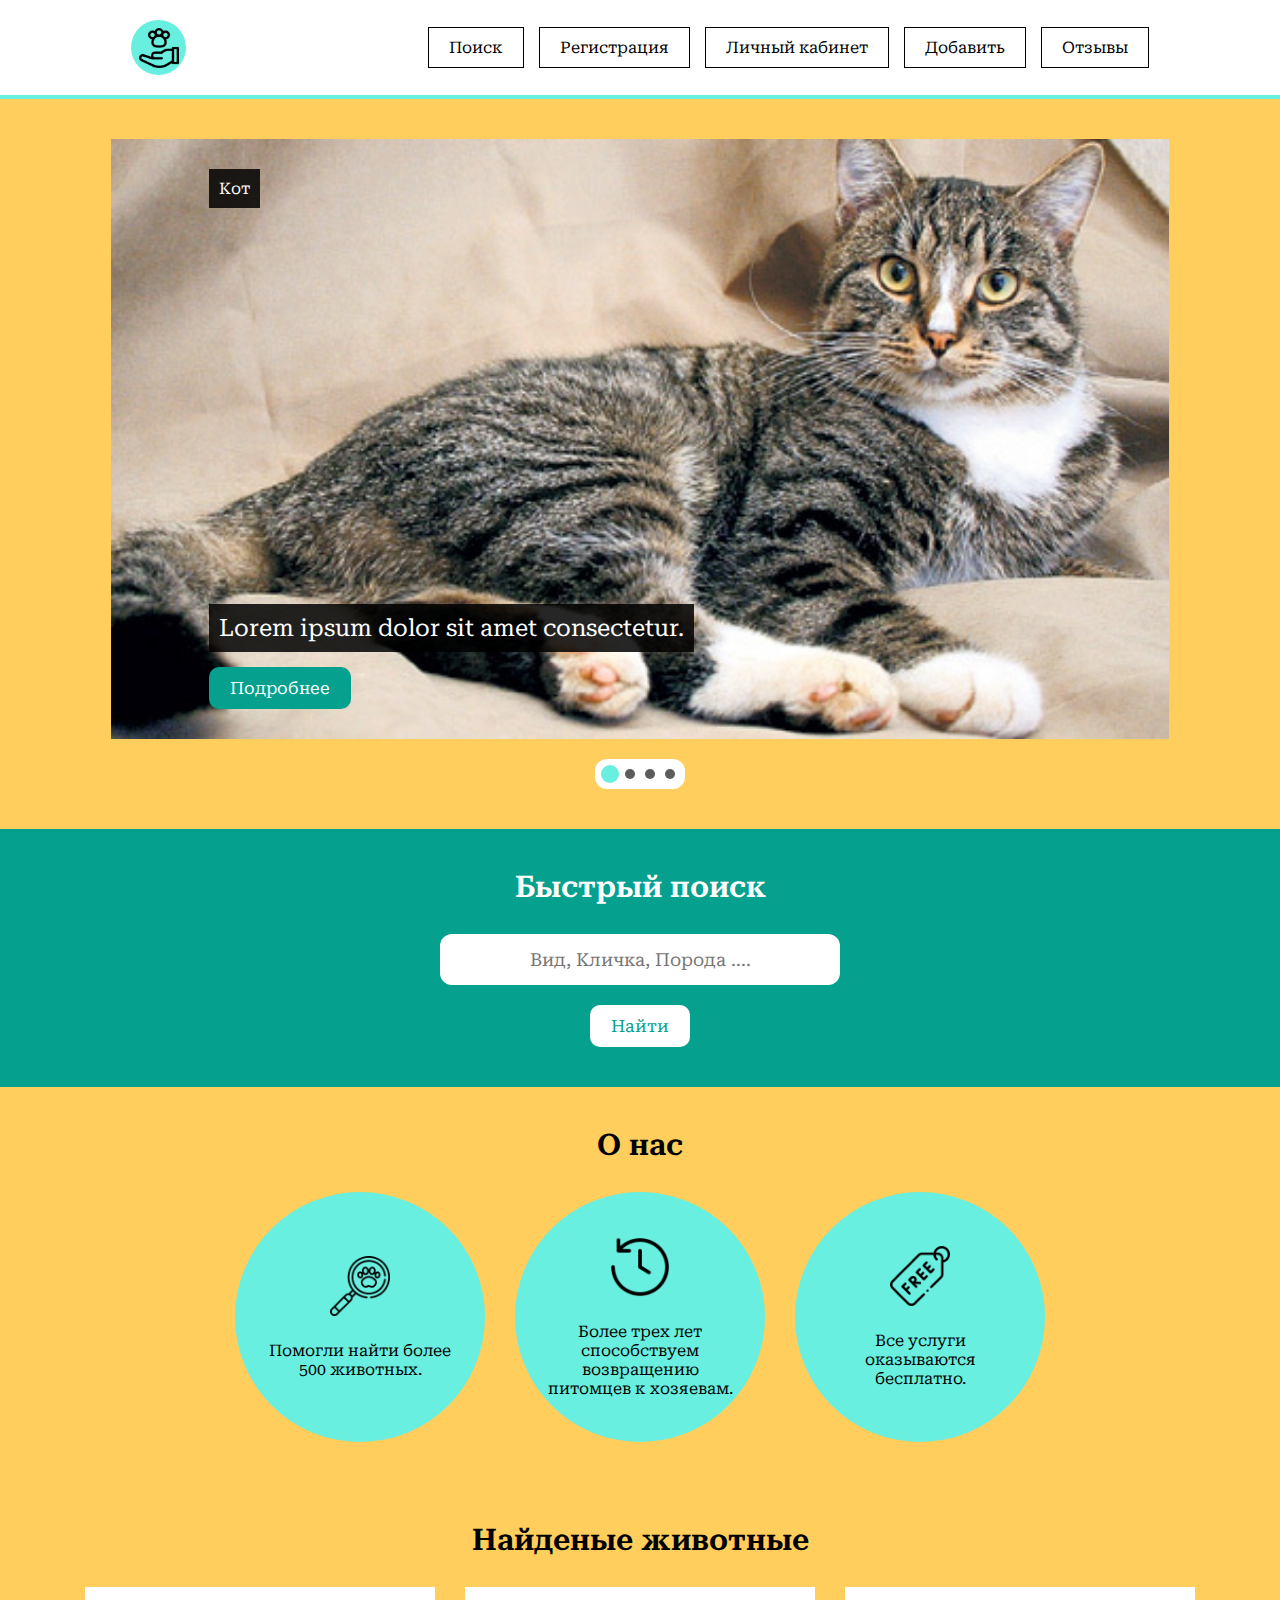
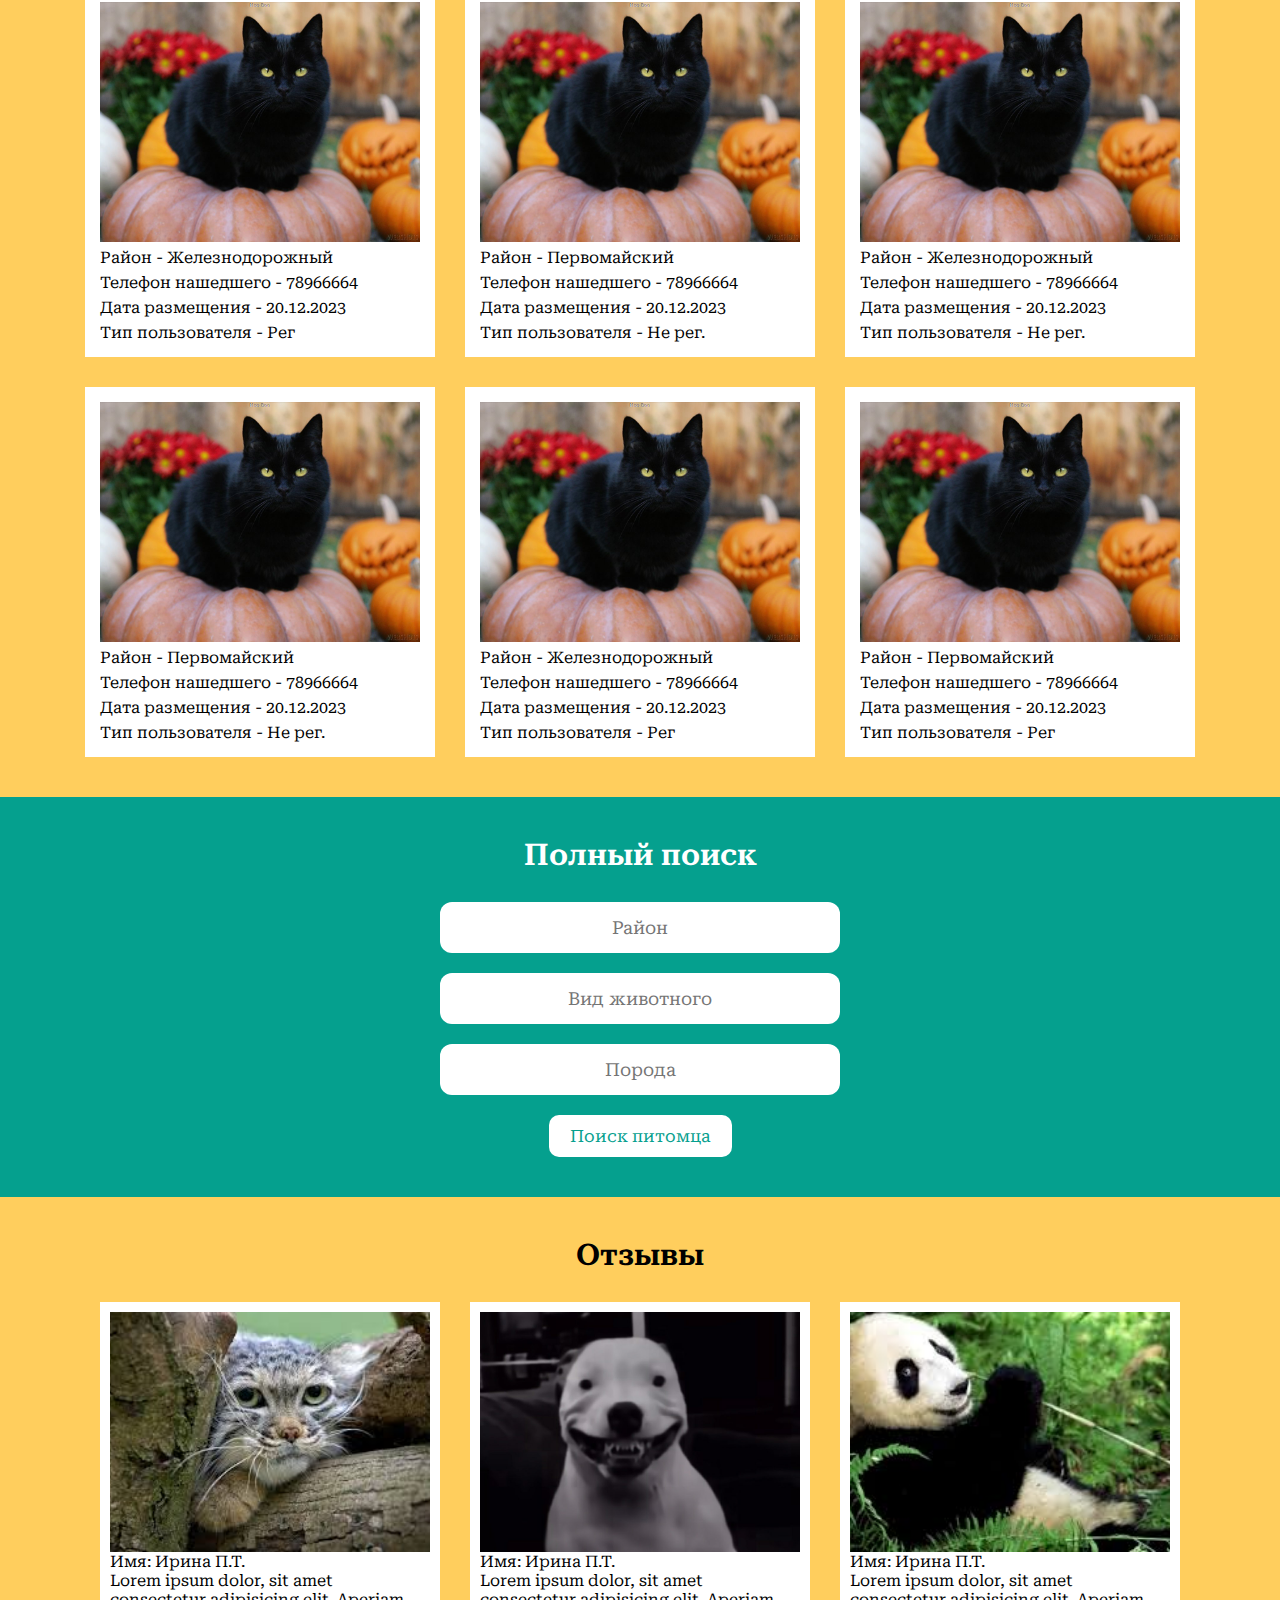
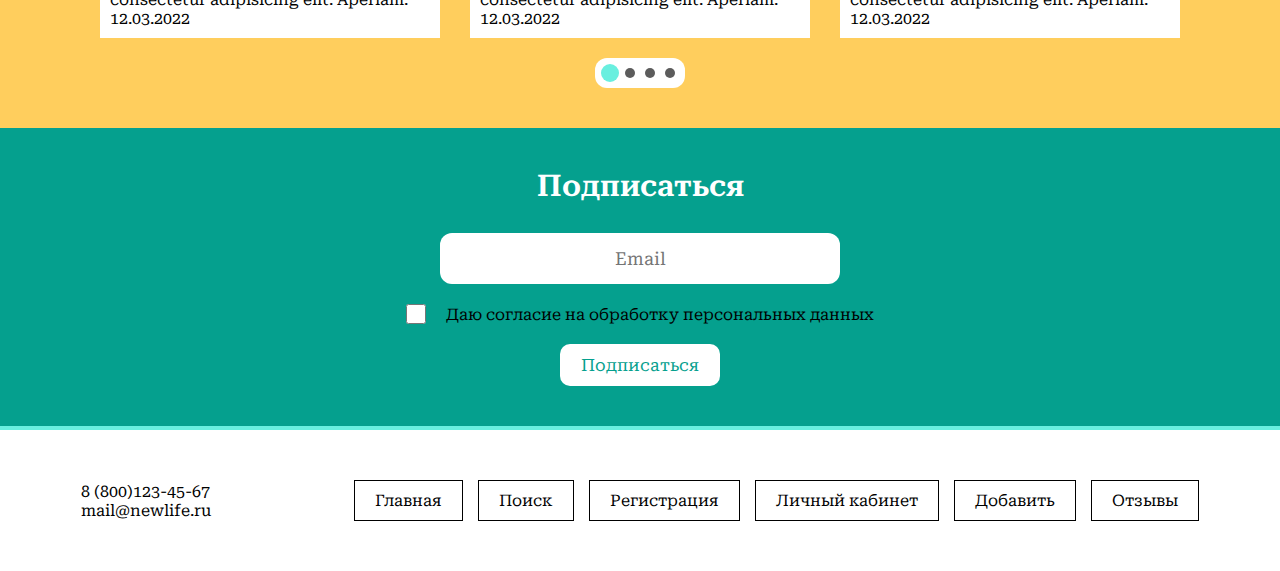
<file: index.html>
<!DOCTYPE html>
<html lang="en">
<head>
    <meta charset="UTF-8">
    <meta name="viewport" content="width=device-width, initial-scale=1.0">
    <title>Main</title>
    <link rel="stylesheet" href="assets/css/root.css">
    <link rel="stylesheet" href="assets/css/style.css">
    <link rel="preconnect" href="https://fonts.googleapis.com">
    <link rel="preconnect" href="https://fonts.gstatic.com" crossorigin>
    <link href="https://fonts.googleapis.com/css2?family=Roboto+Serif:ital,opsz,wght@0,8..144,100..900;1,8..144,100..900&family=Roboto:ital,wght@0,100;0,300;0,400;0,500;0,700;0,900;1,100;1,300;1,400;1,500;1,700;1,900&display=swap" rel="stylesheet">
</head>
<body>
<header>
    <a href="index.html" class="logo"><img src="assets/media/logo.png" alt="Logo"></a>
    <nav>
        <a href="search.html">Поиск</a>
        <a href="register.html">Регистрация</a>
        <a href="personal.html">Личный кабинет</a>
        <a href="add.html">Добавить</a>
        <a href="reviews.html">Отзывы</a>
    </nav>
</header>
<main>

    <section class="slider__sec">
        <div class="container">
            <div class="slide__block">
                <img class="cat-img" src="assets/media/slide.jpg" alt="Slide">
                <p class="top__text">Кот</p>
                <p class="short__desc">Lorem ipsum dolor sit amet consectetur.</p>
                <a href="#" class="btn">Подробнее</a>
            </div>
            <div class="pagination">
                <a class="active" href="#"></a>
                <a href="#"></a>
                <a href="#"></a>
                <a href="#"></a>
            </div>
        </div>
    </section>
    <section class="fast_search__sec">
        <div class="container">
            <h2 class="sec__title reverse">Быстрый поиск</h2>
            <form action="#">
                <input type="text" placeholder="Вид, Кличка, Порода ....">
                <a href="search.html" class="btn btn__reverse">Найти</a>
            </form>
        </div>
    </section>
    <section class="facts_company__sec">
        <div class="container">
            <h2 class="sec__title">О нас</h2>
            <div class="facts__list">
                <div class="fact">
                    <img src="assets/media/facts/loupe.png" alt="1">
                    <p>Помогли найти более 500 животных.</p>
                </div>
                <div class="fact">
                    <img src="assets/media/facts/arrow-clocks.png" alt="2">
                    <p>Более трех лет способствуем возвращению питомцев к хозяевам.</p>
                </div>
                <div class="fact">
                    <img src="assets/media/facts/free-tag.png" alt="3">
                    <p>Все услуги оказываются бесплатно.</p>
                </div>
            </div>
        </div>
    </section>
    <section class="search_card_animal__sec">
        <div class="container">
            <h2 class="sec__title">Найденые животные</h2>
            <div class="search_card_animal__list">
                <div class="card">
                    <img src="assets/media/card/cat-with-pumpkin.jpg" alt="#">
                    <p class="district">Район - Железнодорожный</p>
                    <p class="phone">Телефон нашедшего - 78966664</p>
                    <p class="date__start">Дата размещения - 20.12.2023</p>
                    <p class="user">Тип пользователя - Рег</p>
                </div>
                <div class="card">
                    <img src="assets/media/card/cat-with-pumpkin.jpg" alt="#">
                    <p class="district">Район - Первомайский</p>
                    <p class="phone">Телефон нашедшего - 78966664</p>
                    <p class="date__start">Дата размещения - 20.12.2023</p>
                    <p class="user">Тип пользователя - Не рег.</p>
                </div>
                <div class="card">
                    <img src="assets/media/card/cat-with-pumpkin.jpg" alt="#">
                    <p class="district">Район - Железнодорожный</p>
                    <p class="phone">Телефон нашедшего - 78966664</p>
                    <p class="date__start">Дата размещения - 20.12.2023</p>
                    <p class="user">Тип пользователя - Не рег.</p>
                </div>
                <div class="card">
                    <img src="assets/media/card/cat-with-pumpkin.jpg" alt="#">
                    <p class="district">Район - Первомайский</p>
                    <p class="phone">Телефон нашедшего - 78966664</p>
                    <p class="date__start">Дата размещения - 20.12.2023</p>
                    <p class="user">Тип пользователя - Не рег.</p>
                </div>
                <div class="card">
                    <img src="assets/media/card/cat-with-pumpkin.jpg" alt="#">
                    <p class="district">Район - Железнодорожный</p>
                    <p class="phone">Телефон нашедшего - 78966664</p>
                    <p class="date__start">Дата размещения - 20.12.2023</p>
                    <p class="user">Тип пользователя - Рег</p>
                </div>
                <div class="card">
                    <img src="assets/media/card/cat-with-pumpkin.jpg" alt="#">
                    <p class="district">Район - Первомайский</p>
                    <p class="phone">Телефон нашедшего - 78966664</p>
                    <p class="date__start">Дата размещения - 20.12.2023</p>
                    <p class="user">Тип пользователя - Рег</p>
                </div>
            </div>
        </div>
    </section>
    <section class="main_search__sec">
        <div class="container">
            <h2 class="sec__title reverse">Полный поиск</h2>
            <form action="#">
                <input type="text" placeholder="Район">
                <input type="text" placeholder="Вид животного">
                <input type="text" placeholder="Порода">
                <a href="search.html" class="btn btn__reverse">Поиск питомца</a>
            </form>
        </div>
    </section>
    <section class="reviews-section">
        <div class="container">
            <h2 class="sec__title">Отзывы</h2>
            <div class="reviews-block">
                <div class="review-card">
                    <img src="assets/media/animals/cat.jpeg" alt="#" class="img">
                    <p class="name">
                        Имя: Ирина П.Т.
                    </p>
                    <p class="desc">
                        Lorem ipsum dolor, sit amet consectetur adipisicing elit. Aperiam.
                    </p>
                    <p class="date">12.03.2022</p>
                </div>
                <div class="review-card">
                    <img src="assets/media/animals/dog.jpg" alt="#" class="img">
                    <p class="name">
                        Имя: Ирина П.Т.
                    </p>
                    <p class="desc">
                        Lorem ipsum dolor, sit amet consectetur adipisicing elit. Aperiam.
                    </p>
                    <p class="date">12.03.2022</p>
                </div>
                <div class="review-card">
                    <img src="assets/media/animals/panda.jpeg" alt="#" class="img">
                    <p class="name">
                        Имя: Ирина П.Т.
                    </p>
                    <p class="desc">
                        Lorem ipsum dolor, sit amet consectetur adipisicing elit. Aperiam.
                    </p>
                    <p class="date">12.03.2022</p>
                </div>
            </div>
            <div class="pagination">
                <a class="active" href="#"></a>
                <a href="#"></a>
                <a href="#"></a>
                <a href="#"></a>
            </div>
        </div>
    </section>

    <section class="main_search__sec">
        <div class="container">
            <h2 class="sec__title reverse">Подписаться</h2>
            <form action="#">
                <input type="text" placeholder="Email">
                <div class="checkbox-container">
                    <input
                            class="proceed-data"
                            name="consent-data-proceeding"
                            id="consent-data-proceeding"
                            type="checkbox"
                    />
                    <label class="consent-label" for="consent-data-proceeding">
                        Даю согласие на обработку персональных данных
                    </label>
                </div>
                <button class="btn btn__reverse" type="submit">Подписаться</button>
            </form>
        </div>
    </section>
</main>

<footer class="footer">
    <div class="contact">
        <p class="phone">8 (800)123-45-67</p>
        <p class="mail">mail@newlife.ru</p>
    </div>
    <nav>
        <a href="index.html">Главная</a>
        <a href="search.html">Поиск</a>
        <a href="register.html">Регистрация</a>
        <a href="personal.html">Личный кабинет</a>
        <a href="add.html">Добавить</a>
        <a href="reviews.html">Отзывы</a>
    </nav>
</footer>
</body>
</html>
</file>
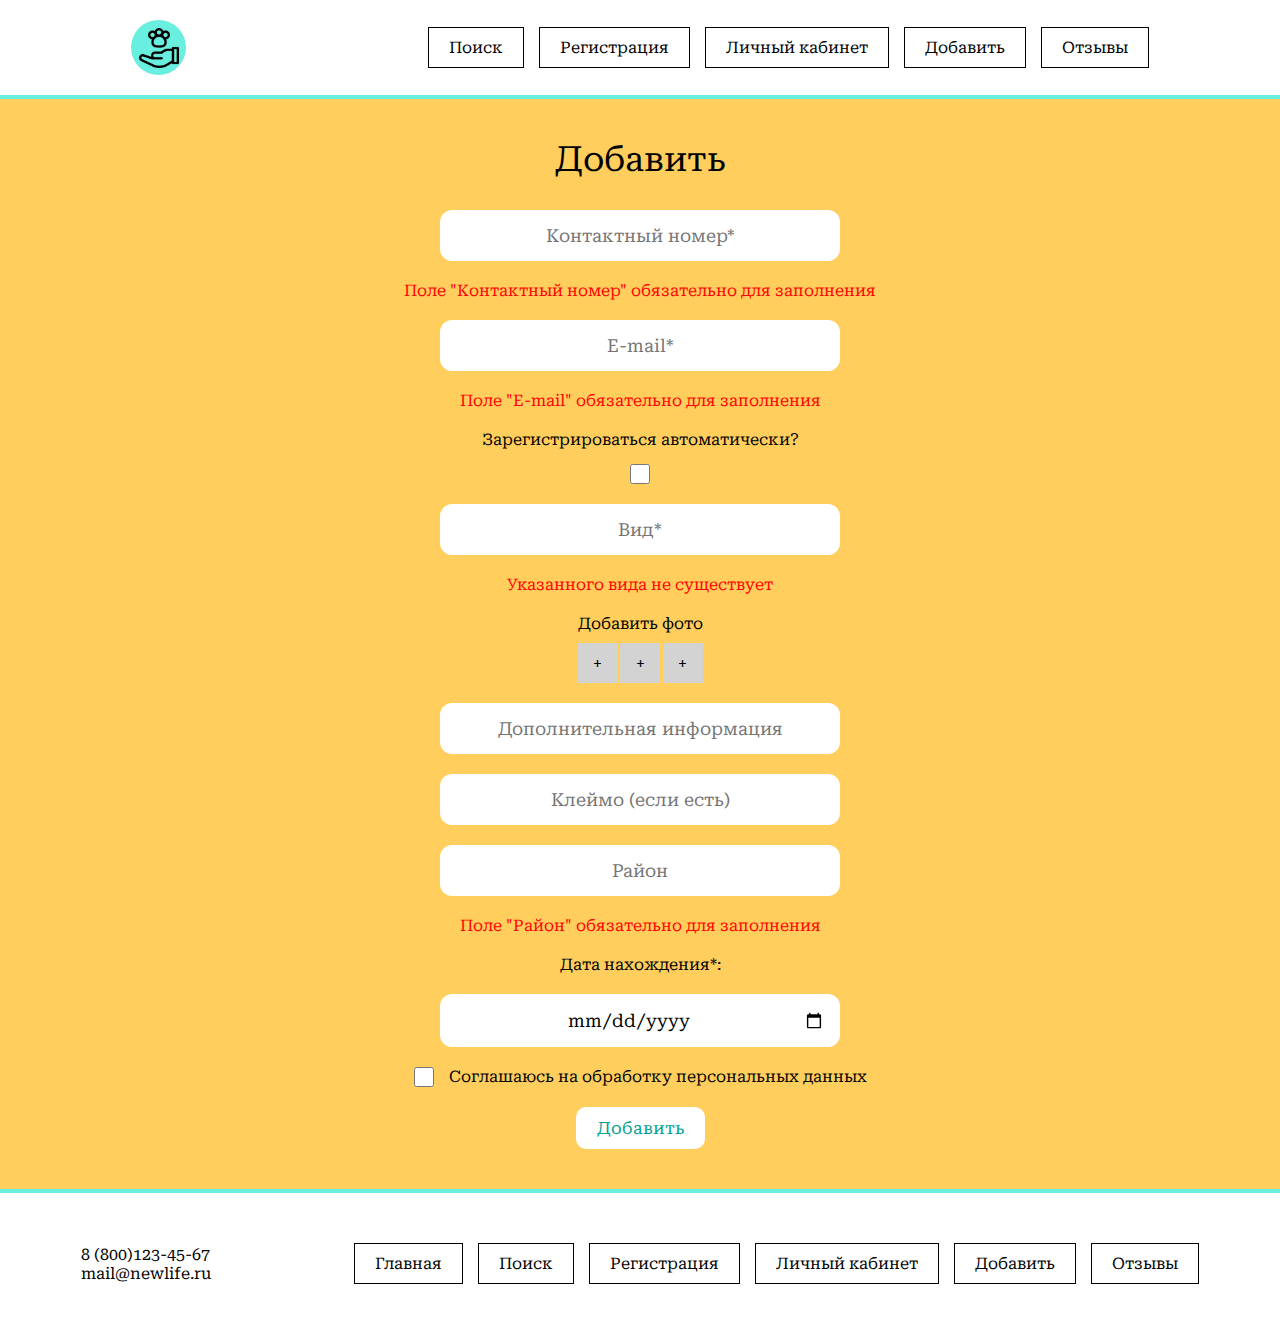
<file: add.html>
<!doctype html>
<html lang="en">
<head>
    <meta charset="UTF-8">
    <meta
            name="viewport"
            content="width=device-width, user-scalable=no, initial-scale=1.0, maximum-scale=1.0, minimum-scale=1.0"
    />
    <meta http-equiv="X-UA-Compatible" content="ie=edge" />
    <link rel="stylesheet" href="assets/css/add.css" />
    <link rel="stylesheet" href="assets/css/root.css" />
    <link rel="preconnect" href="https://fonts.googleapis.com">
    <link rel="preconnect" href="https://fonts.gstatic.com" crossorigin>
    <link href="https://fonts.googleapis.com/css2?family=Roboto+Serif:ital,opsz,wght@0,8..144,100..900;1,8..144,100..900&family=Roboto:ital,wght@0,100;0,300;0,400;0,500;0,700;0,900;1,100;1,300;1,400;1,500;1,700;1,900&display=swap" rel="stylesheet">
    <title>Добавить найденное животное</title>
</head>

<body>
<header class="header">
    <a href="index.html" class="logo"><img src="assets/media/logo.png" alt="Logo"></a>
    <nav class="nav">
        <a class="link" href="search.html">Поиск</a>
        <a class="link" href="register.html">Регистрация</a>
        <a class="link" href="personal.html">Личный кабинет</a>
        <a class="link" href="add.html">Добавить</a>
        <a class="link" href="reviews.html">Отзывы</a>
    </nav>
</header>

<main class="main">
    <section class="login">
        <div class="container">
            <h2 class="title">Добавить</h2>
            <form action="#">
                <input type="text" placeholder="Контактный номер*">
                <span class="wrong-data">Поле "Контактный номер" обязательно для заполнения</span>

                <input type="email" placeholder="E-mail*">
                <span class="wrong-data">Поле "E-mail" обязательно для заполнения</span>

                <div class="register-container checkbox-container">
                    <label for="register">Зарегистрироваться автоматически?</label>
                    <input class="checkbox register" id="register" type="checkbox" />

                    <div class="checkbox-dependent" id="checkbox-dependent">
                        <input type="text" placeholder="Пароль">
                        <span class="wrong-data">Поле "Пароль" обязательно для заполнения</span>

                        <input type="text" placeholder="Повтор пароля">
                        <span class="wrong-data">Поле "Повтор пароля" обязательно для заполнения</span>
                    </div>
                </div>

                <input type="text" placeholder="Вид*">

                <span class="wrong-data">Указанного вида не существует</span>

                <div class="add-photos">
                    <span class="add-photos__title">Добавить фото</span>

                    <div class="photos-container">
                        <div class="photo">+</div>

                        <div class="photo">+</div>

                        <div class="photo">+</div>
                    </div>
                </div>
                <input type="text" placeholder="Дополнительная информация">

                <input type="text" placeholder="Клеймо (если есть)">

                <input type="text" placeholder="Район">

                <span class="wrong-data">Поле "Район" обязательно для заполнения</span>

                <label for="date">Дата нахождения*:</label>

                <input id="date" name="date" type="date" placeholder="Дата нахождения">

                <div class="checkbox-container">
                    <input class="checkbox" name="checkbox" id="checkbox" type="checkbox" />

                    <label for="checkbox">Соглашаюсь на обработку персональных данных</label>
                </div>

                <a href="login.html" class="btn btn__reverse">Добавить</a>
            </form>
        </div>
    </section>
</main>

<footer class="footer">
    <div class="contact">
        <p class="phone">8 (800)123-45-67</p>
        <p class="mail">mail@newlife.ru</p>
    </div>
    <nav class="nav">
        <a class="link" href="index.html">Главная</a>
        <a class="link" href="search.html">Поиск</a>
        <a class="link" href="register.html">Регистрация</a>
        <a class="link" href="personal.html">Личный кабинет</a>
        <a class="link" href="add.html">Добавить</a>
        <a class="link" href="reviews.html">Отзывы</a>
    </nav>
</footer>
</body>
</html>
</file>
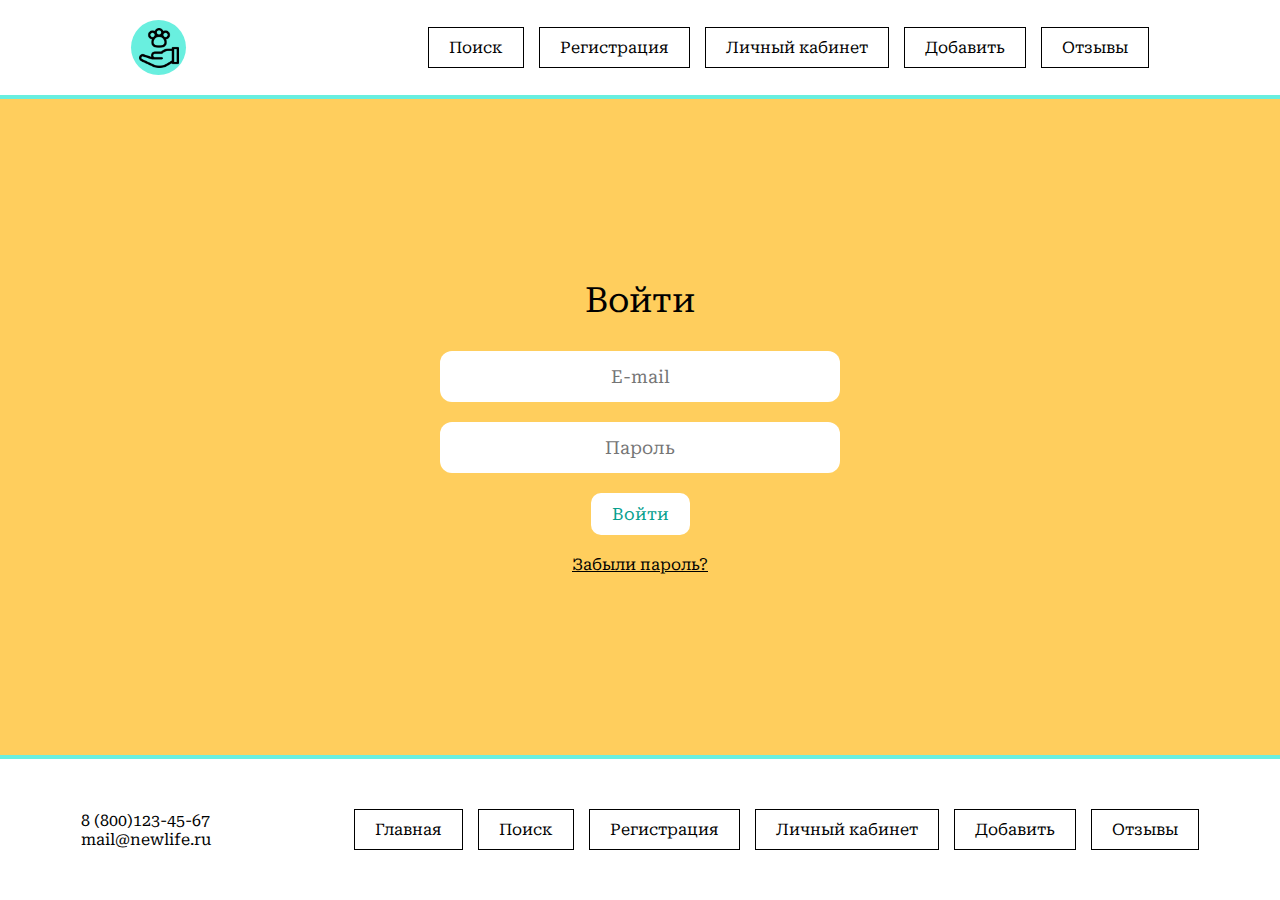
<file: login.html>
<!doctype html>
<html lang="en">
<head>
    <meta charset="UTF-8">
    <meta
          name="viewport"
          content="width=device-width, user-scalable=no, initial-scale=1.0, maximum-scale=1.0, minimum-scale=1.0"
    />
    <meta http-equiv="X-UA-Compatible" content="ie=edge" />
    <link rel="stylesheet" href="assets/css/login.css" />
    <link rel="stylesheet" href="assets/css/root.css" />
    <link rel="preconnect" href="https://fonts.googleapis.com">
    <link rel="preconnect" href="https://fonts.gstatic.com" crossorigin>
    <link href="https://fonts.googleapis.com/css2?family=Roboto+Serif:ital,opsz,wght@0,8..144,100..900;1,8..144,100..900&family=Roboto:ital,wght@0,100;0,300;0,400;0,500;0,700;0,900;1,100;1,300;1,400;1,500;1,700;1,900&display=swap" rel="stylesheet">
    <title>Вход</title>
</head>

<body>
<header class="header">
    <a href="index.html" class="logo"><img src="assets/media/logo.png" alt="Logo"></a>
    <nav class="nav">
        <a class="link" href="search.html">Поиск</a>
        <a class="link" href="register.html">Регистрация</a>
        <a class="link" href="personal.html">Личный кабинет</a>
        <a class="link" href="add.html">Добавить</a>
        <a class="link" href="reviews.html">Отзывы</a>
    </nav>
</header>

<main class="main">
    <section class="login">
        <div class="container">
            <h2 class="title">Войти</h2>
            <form action="#">
                <input type="text" placeholder="E-mail">
                <input type="text" placeholder="Пароль">
                <a href="personal.html" class="btn btn__reverse">Войти</a>
                <a href="#" class="recover-password">Забыли пароль?</a>
            </form>
        </div>
    </section>
</main>

<footer class="footer">
    <div class="contact">
        <p class="phone">8 (800)123-45-67</p>
        <p class="mail">mail@newlife.ru</p>
    </div>
    <nav class="nav">
        <a class="link" href="index.html">Главная</a>
        <a class="link" href="search.html">Поиск</a>
        <a class="link" href="register.html">Регистрация</a>
        <a class="link" href="personal.html">Личный кабинет</a>
        <a class="link" href="add.html">Добавить</a>
        <a class="link" href="reviews.html">Отзывы</a>
    </nav>
</footer>
</body>
</html>
</file>
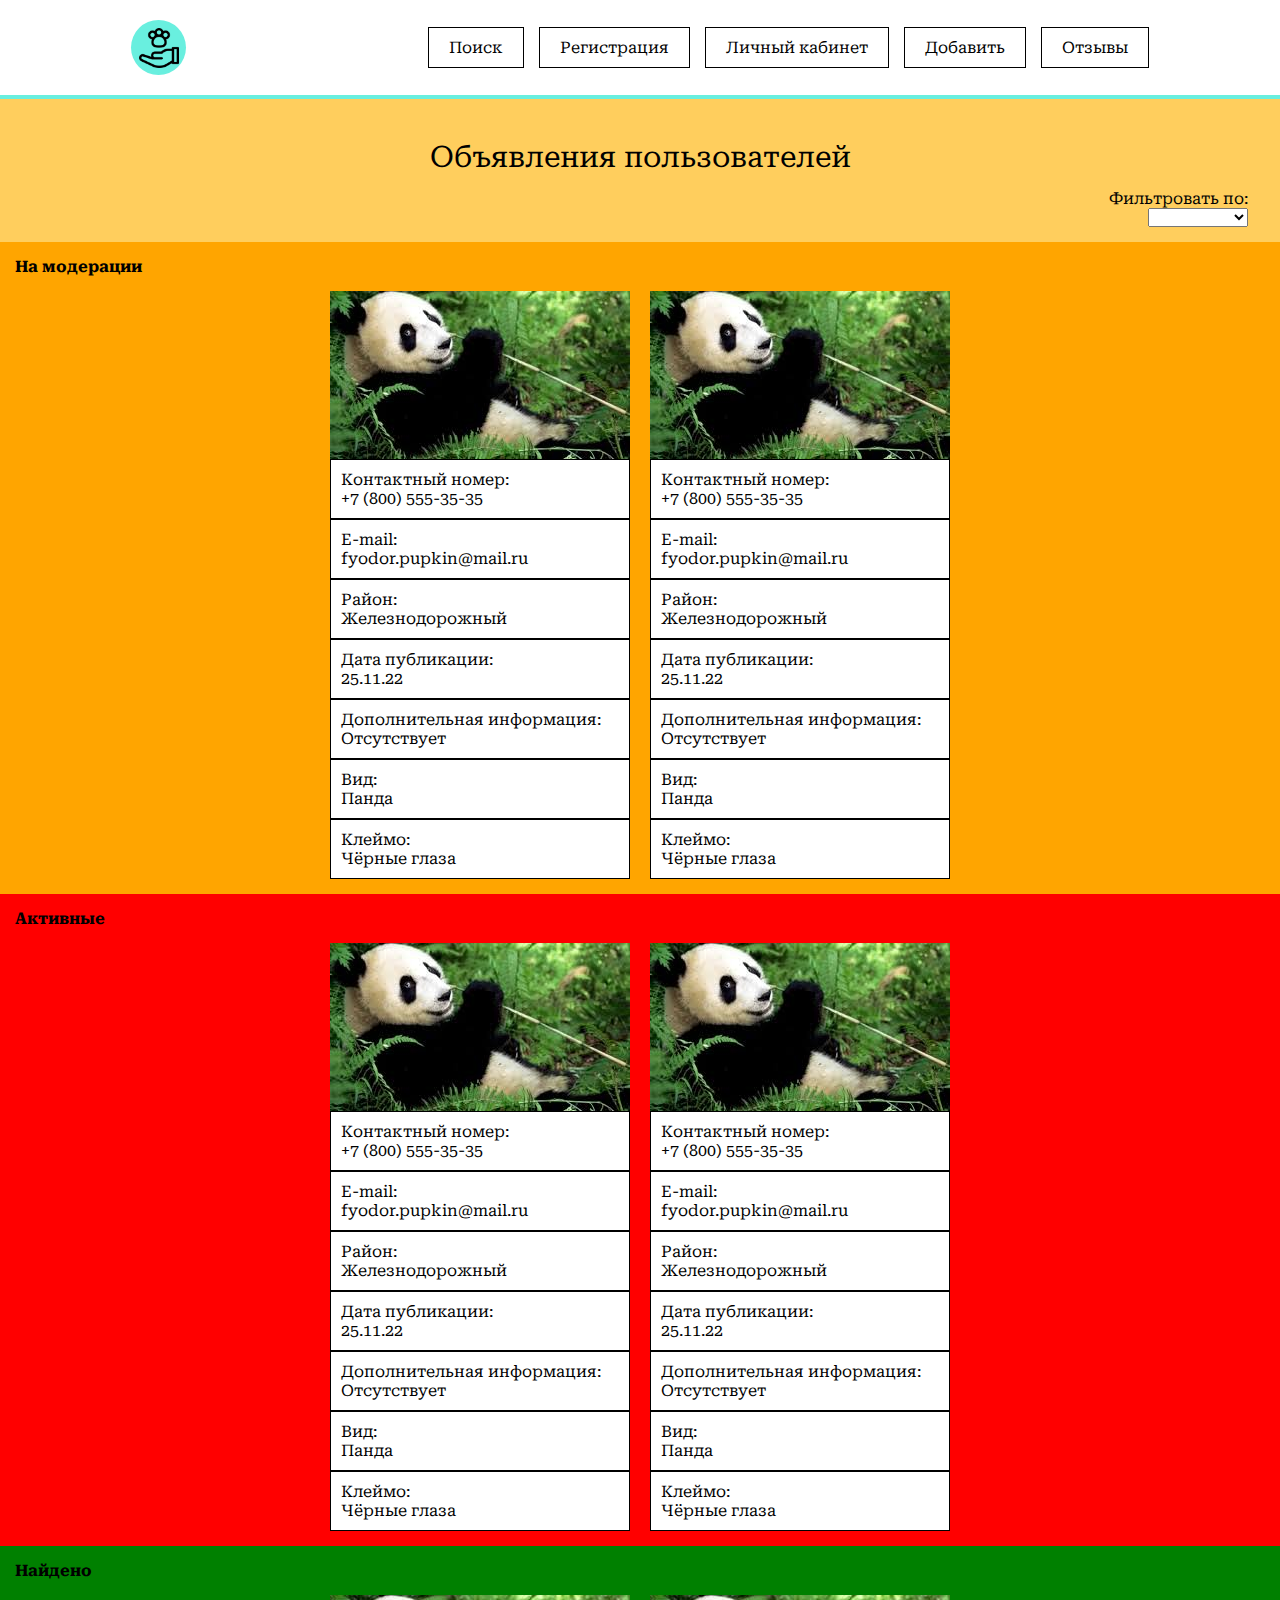
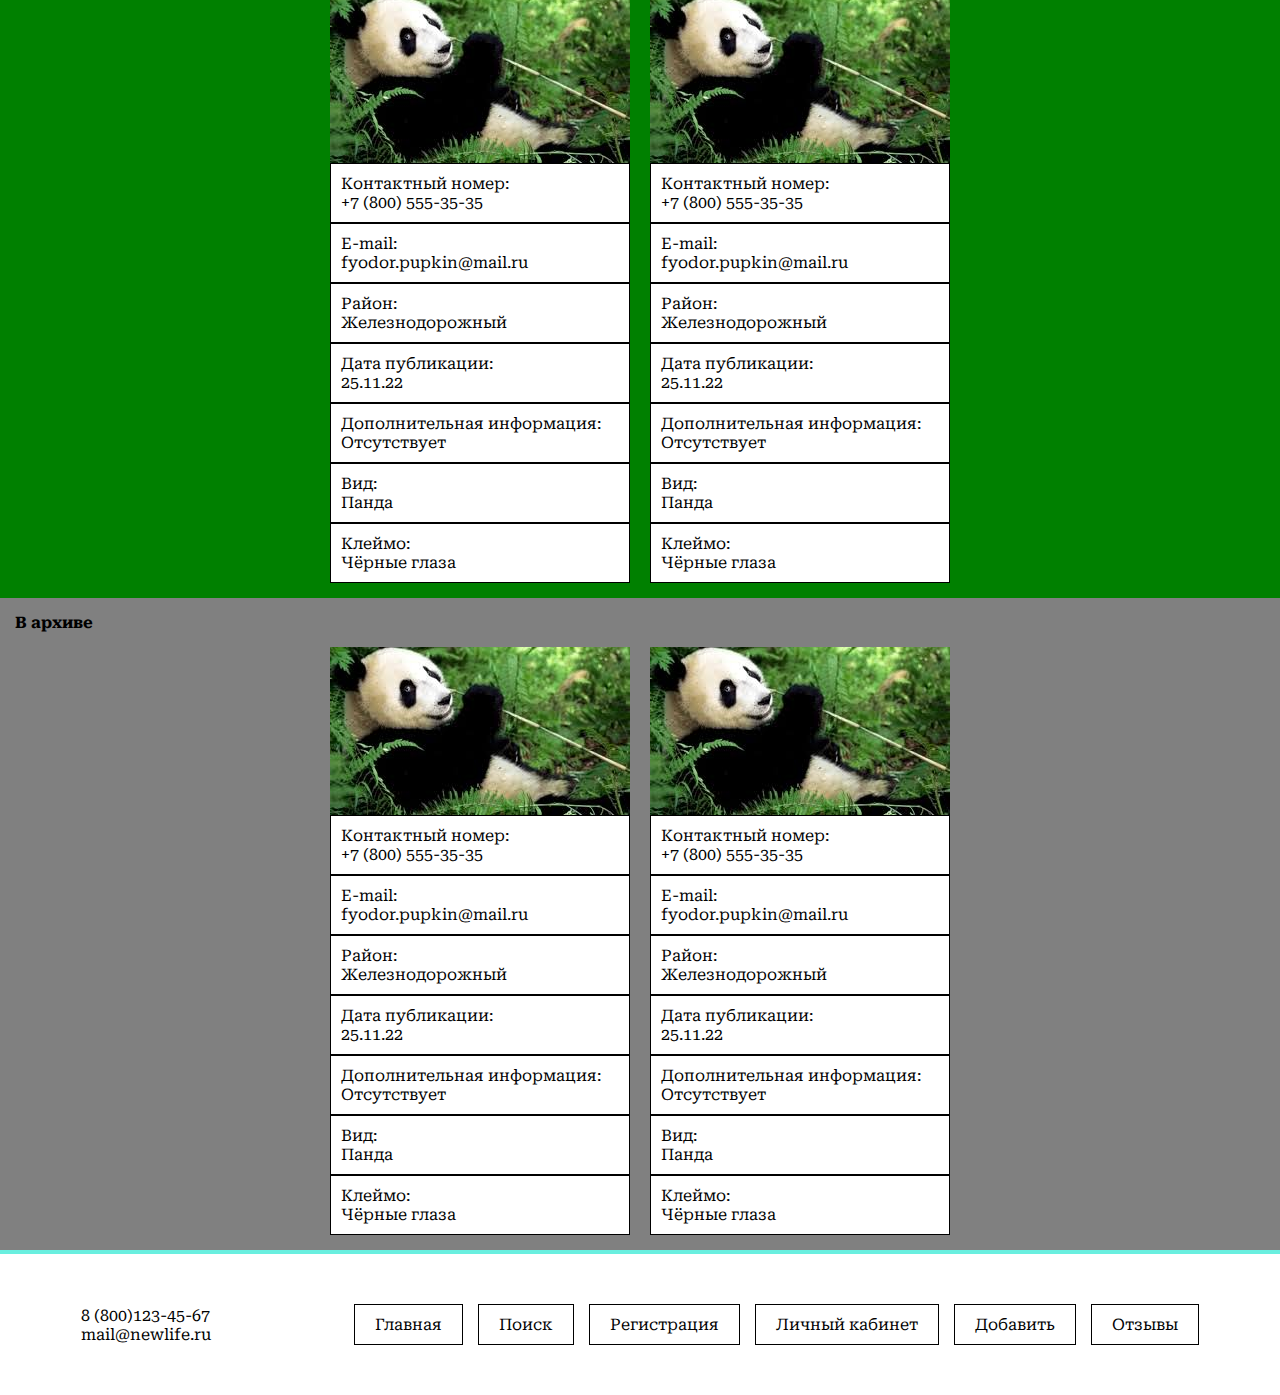
<file: orders-management.html>
<!doctype html>
<html lang="en">
<head>
    <meta charset="UTF-8">
    <meta
            name="viewport"
            content="width=device-width, user-scalable=no, initial-scale=1.0, maximum-scale=1.0, minimum-scale=1.0"
    />
    <meta http-equiv="X-UA-Compatible" content="ie=edge"/>
    <link rel="stylesheet" href="assets/css/orders-management.css"/>
    <link rel="stylesheet" href="assets/css/root.css"/>
    <link rel="preconnect" href="https://fonts.googleapis.com">
    <link rel="preconnect" href="https://fonts.gstatic.com" crossorigin>
    <link href="https://fonts.googleapis.com/css2?family=Roboto+Serif:ital,opsz,wght@0,8..144,100..900;1,8..144,100..900&family=Roboto:ital,wght@0,100;0,300;0,400;0,500;0,700;0,900;1,100;1,300;1,400;1,500;1,700;1,900&display=swap"
          rel="stylesheet">
    <title>Управление заказами</title>
</head>

<body>
<header class="header">
    <a href="index.html" class="logo"><img src="assets/media/logo.png" alt="Logo"></a>
    <nav class="nav">
        <a class="link" href="search.html">Поиск</a>
        <a class="link" href="register.html">Регистрация</a>
        <a class="link" href="personal.html">Личный кабинет</a>
        <a class="link" href="add.html">Добавить</a>
        <a class="link" href="reviews.html">Отзывы</a>
    </nav>
</header>

<main class="main">
    <div class="container">
        <section class="ads-container">
            <h2 class="ads-title">Объявления пользователей</h2>

            <div class="filter-container">
                <label for="filter">
                    Фильтровать по:
                </label>

                <select class="filter" name="filter" id="filter">
                    <option value=""></option>
                    <option value="date">дате</option>
                    <option value="status">статусу</option>
                </select>
            </div>

            <div class="ad-groups">

                <div class="group on-moderation">
                    <h3 class="group-title">На модерации</h3>

                    <div class="ads">
                        <div class="ad">
                            <div class="photo">
                                <img class="img" src="assets/media/animals/panda.jpeg">
                            </div>

                            <div class="key-value-container">
                                <h4 class="key">Контактный номер:</h4>
                                <span class="value">+7 (800) 555-35-35</span>
                            </div>

                            <div class="key-value-container">
                                <h4 class="key">E-mail:</h4>
                                <span class="value">fyodor.pupkin@mail.ru</span>
                            </div>

                            <div class="key-value-container district">
                                <h4 class="key">Район:</h4>
                                <span class="value">Железнодорожный</span>
                            </div>

                            <div class="key-value-container publication-date">
                                <h4 class="key">Дата публикации:</h4>
                                <span class="value">25.11.22</span>
                            </div>

                            <div class="key-value-container addition">
                                <h4 class="key">Дополнительная информация:</h4>
                                <span class="value">Отсутствует</span>
                            </div>

                            <div class="key-value-container">
                                <h4 class="key">Вид:</h4>
                                <span class="value">Панда</span>
                            </div>

                            <div class="key-value-container stamp">
                                <h4 class="key">Клеймо:</h4>
                                <span class="value">Чёрные глаза</span>
                            </div>
                        </div>

                        <div class="ad">
                            <div class="photo">
                                <img class="img" src="assets/media/animals/panda.jpeg">
                            </div>

                            <div class="key-value-container">
                                <h4 class="key">Контактный номер:</h4>
                                <span class="value">+7 (800) 555-35-35</span>
                            </div>

                            <div class="key-value-container">
                                <h4 class="key">E-mail:</h4>
                                <span class="value">fyodor.pupkin@mail.ru</span>
                            </div>

                            <div class="key-value-container district">
                                <h4 class="key">Район:</h4>
                                <span class="value">Железнодорожный</span>
                            </div>

                            <div class="key-value-container publication-date">
                                <h4 class="key">Дата публикации:</h4>
                                <span class="value">25.11.22</span>
                            </div>

                            <div class="key-value-container addition">
                                <h4 class="key">Дополнительная информация:</h4>
                                <span class="value">Отсутствует</span>
                            </div>

                            <div class="key-value-container">
                                <h4 class="key">Вид:</h4>
                                <span class="value">Панда</span>
                            </div>

                            <div class="key-value-container stamp">
                                <h4 class="key">Клеймо:</h4>
                                <span class="value">Чёрные глаза</span>
                            </div>
                        </div>
                    </div>
                </div>

                <div class="group active">
                    <h3 class="group-title">Активные</h3>

                    <div class="ads">
                        <div class="ad">
                            <div class="photo">
                                <img class="img" src="assets/media/animals/panda.jpeg">
                            </div>

                            <div class="key-value-container">
                                <h4 class="key">Контактный номер:</h4>
                                <span class="value">+7 (800) 555-35-35</span>
                            </div>

                            <div class="key-value-container">
                                <h4 class="key">E-mail:</h4>
                                <span class="value">fyodor.pupkin@mail.ru</span>
                            </div>

                            <div class="key-value-container district">
                                <h4 class="key">Район:</h4>
                                <span class="value">Железнодорожный</span>
                            </div>

                            <div class="key-value-container publication-date">
                                <h4 class="key">Дата публикации:</h4>
                                <span class="value">25.11.22</span>
                            </div>

                            <div class="key-value-container addition">
                                <h4 class="key">Дополнительная информация:</h4>
                                <span class="value">Отсутствует</span>
                            </div>

                            <div class="key-value-container">
                                <h4 class="key">Вид:</h4>
                                <span class="value">Панда</span>
                            </div>

                            <div class="key-value-container stamp">
                                <h4 class="key">Клеймо:</h4>
                                <span class="value">Чёрные глаза</span>
                            </div>
                        </div>

                        <div class="ad">
                            <div class="photo">
                                <img class="img" src="assets/media/animals/panda.jpeg">
                            </div>

                            <div class="key-value-container">
                                <h4 class="key">Контактный номер:</h4>
                                <span class="value">+7 (800) 555-35-35</span>
                            </div>

                            <div class="key-value-container">
                                <h4 class="key">E-mail:</h4>
                                <span class="value">fyodor.pupkin@mail.ru</span>
                            </div>

                            <div class="key-value-container district">
                                <h4 class="key">Район:</h4>
                                <span class="value">Железнодорожный</span>
                            </div>

                            <div class="key-value-container publication-date">
                                <h4 class="key">Дата публикации:</h4>
                                <span class="value">25.11.22</span>
                            </div>

                            <div class="key-value-container addition">
                                <h4 class="key">Дополнительная информация:</h4>
                                <span class="value">Отсутствует</span>
                            </div>

                            <div class="key-value-container">
                                <h4 class="key">Вид:</h4>
                                <span class="value">Панда</span>
                            </div>

                            <div class="key-value-container stamp">
                                <h4 class="key">Клеймо:</h4>
                                <span class="value">Чёрные глаза</span>
                            </div>
                        </div>
                    </div>
                </div>

                <div class="group found">
                    <h3 class="group-title">Найдено</h3>

                    <div class="ads">
                        <div class="ad">
                            <div class="photo">
                                <img class="img" src="assets/media/animals/panda.jpeg">
                            </div>

                            <div class="key-value-container">
                                <h4 class="key">Контактный номер:</h4>
                                <span class="value">+7 (800) 555-35-35</span>
                            </div>

                            <div class="key-value-container">
                                <h4 class="key">E-mail:</h4>
                                <span class="value">fyodor.pupkin@mail.ru</span>
                            </div>

                            <div class="key-value-container district">
                                <h4 class="key">Район:</h4>
                                <span class="value">Железнодорожный</span>
                            </div>

                            <div class="key-value-container publication-date">
                                <h4 class="key">Дата публикации:</h4>
                                <span class="value">25.11.22</span>
                            </div>

                            <div class="key-value-container addition">
                                <h4 class="key">Дополнительная информация:</h4>
                                <span class="value">Отсутствует</span>
                            </div>

                            <div class="key-value-container">
                                <h4 class="key">Вид:</h4>
                                <span class="value">Панда</span>
                            </div>

                            <div class="key-value-container stamp">
                                <h4 class="key">Клеймо:</h4>
                                <span class="value">Чёрные глаза</span>
                            </div>
                        </div>

                        <div class="ad">
                            <div class="photo">
                                <img class="img" src="assets/media/animals/panda.jpeg">
                            </div>

                            <div class="key-value-container">
                                <h4 class="key">Контактный номер:</h4>
                                <span class="value">+7 (800) 555-35-35</span>
                            </div>

                            <div class="key-value-container">
                                <h4 class="key">E-mail:</h4>
                                <span class="value">fyodor.pupkin@mail.ru</span>
                            </div>

                            <div class="key-value-container district">
                                <h4 class="key">Район:</h4>
                                <span class="value">Железнодорожный</span>
                            </div>

                            <div class="key-value-container publication-date">
                                <h4 class="key">Дата публикации:</h4>
                                <span class="value">25.11.22</span>
                            </div>

                            <div class="key-value-container addition">
                                <h4 class="key">Дополнительная информация:</h4>
                                <span class="value">Отсутствует</span>
                            </div>

                            <div class="key-value-container">
                                <h4 class="key">Вид:</h4>
                                <span class="value">Панда</span>
                            </div>

                            <div class="key-value-container stamp">
                                <h4 class="key">Клеймо:</h4>
                                <span class="value">Чёрные глаза</span>
                            </div>
                        </div>
                    </div>
                </div>

                <div class="group archive">
                    <h3 class="group-title">В архиве</h3>

                    <div class="ads">
                        <div class="ad">
                            <div class="photo">
                                <img class="img" src="assets/media/animals/panda.jpeg">
                            </div>

                            <div class="key-value-container">
                                <h4 class="key">Контактный номер:</h4>
                                <span class="value">+7 (800) 555-35-35</span>
                            </div>

                            <div class="key-value-container">
                                <h4 class="key">E-mail:</h4>
                                <span class="value">fyodor.pupkin@mail.ru</span>
                            </div>

                            <div class="key-value-container district">
                                <h4 class="key">Район:</h4>
                                <span class="value">Железнодорожный</span>
                            </div>

                            <div class="key-value-container publication-date">
                                <h4 class="key">Дата публикации:</h4>
                                <span class="value">25.11.22</span>
                            </div>

                            <div class="key-value-container addition">
                                <h4 class="key">Дополнительная информация:</h4>
                                <span class="value">Отсутствует</span>
                            </div>

                            <div class="key-value-container">
                                <h4 class="key">Вид:</h4>
                                <span class="value">Панда</span>
                            </div>

                            <div class="key-value-container stamp">
                                <h4 class="key">Клеймо:</h4>
                                <span class="value">Чёрные глаза</span>
                            </div>
                        </div>

                        <div class="ad">
                            <div class="photo">
                                <img class="img" src="assets/media/animals/panda.jpeg">
                            </div>

                            <div class="key-value-container">
                                <h4 class="key">Контактный номер:</h4>
                                <span class="value">+7 (800) 555-35-35</span>
                            </div>

                            <div class="key-value-container">
                                <h4 class="key">E-mail:</h4>
                                <span class="value">fyodor.pupkin@mail.ru</span>
                            </div>

                            <div class="key-value-container district">
                                <h4 class="key">Район:</h4>
                                <span class="value">Железнодорожный</span>
                            </div>

                            <div class="key-value-container publication-date">
                                <h4 class="key">Дата публикации:</h4>
                                <span class="value">25.11.22</span>
                            </div>

                            <div class="key-value-container addition">
                                <h4 class="key">Дополнительная информация:</h4>
                                <span class="value">Отсутствует</span>
                            </div>

                            <div class="key-value-container">
                                <h4 class="key">Вид:</h4>
                                <span class="value">Панда</span>
                            </div>

                            <div class="key-value-container stamp">
                                <h4 class="key">Клеймо:</h4>
                                <span class="value">Чёрные глаза</span>
                            </div>
                        </div>
                    </div>
                </div>
            </div>
        </section>
    </div>
</main>

<footer class="footer">
    <div class="contact">
        <p class="phone">8 (800)123-45-67</p>
        <p class="mail">mail@newlife.ru</p>
    </div>
    <nav class="nav">
        <a class="link" href="index.html">Главная</a>
        <a class="link" href="search.html">Поиск</a>
        <a class="link" href="register.html">Регистрация</a>
        <a class="link" href="personal.html">Личный кабинет</a>
        <a class="link" href="add.html">Добавить</a>
        <a class="link" href="reviews.html">Отзывы</a>
    </nav>
</footer>
</body>
</html>
</file>
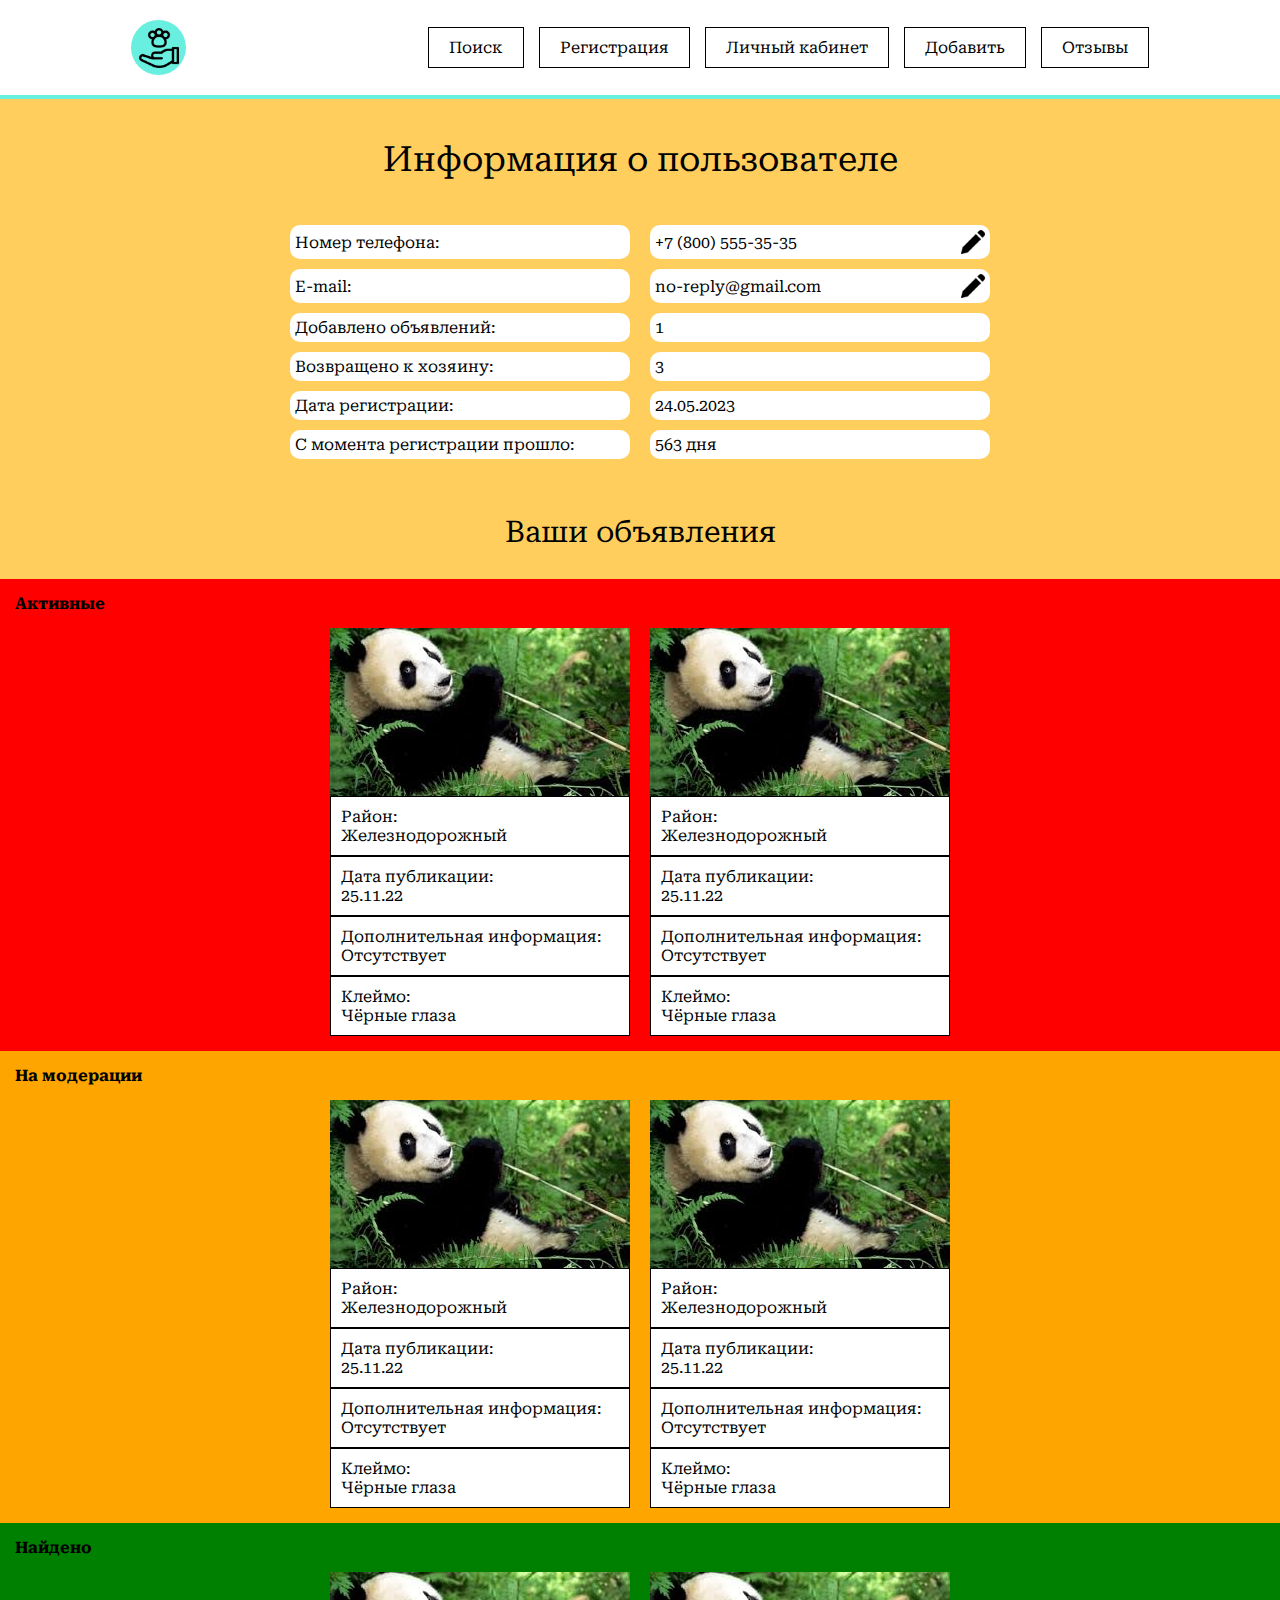
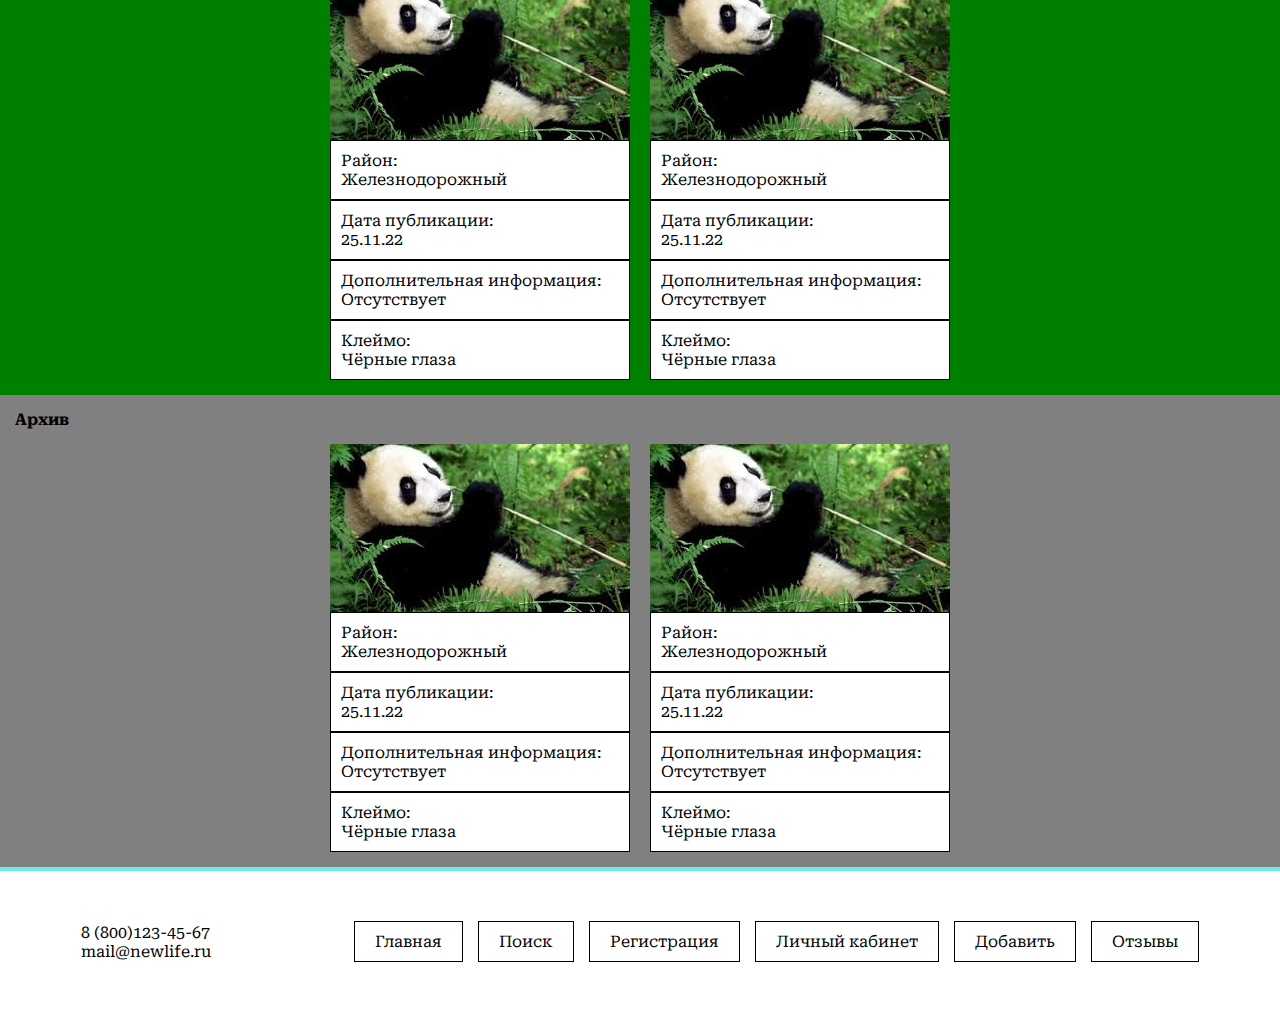
<file: personal.html>
<!doctype html>
<html lang="en">
<head>
    <meta charset="UTF-8">
    <meta
            name="viewport"
            content="width=device-width, user-scalable=no, initial-scale=1.0, maximum-scale=1.0, minimum-scale=1.0"
    />
    <meta http-equiv="X-UA-Compatible" content="ie=edge" />
    <link rel="stylesheet" href="assets/css/personal.css" />
    <link rel="stylesheet" href="assets/css/root.css" />
    <link rel="preconnect" href="https://fonts.googleapis.com">
<link rel="preconnect" href="https://fonts.gstatic.com" crossorigin>
<link href="https://fonts.googleapis.com/css2?family=Roboto+Serif:ital,opsz,wght@0,8..144,100..900;1,8..144,100..900&family=Roboto:ital,wght@0,100;0,300;0,400;0,500;0,700;0,900;1,100;1,300;1,400;1,500;1,700;1,900&display=swap" rel="stylesheet">
    <title>Личный кабинет</title>
</head>

<body>
<header class="header">
    <a href="index.html" class="logo"><img src="assets/media/logo.png" alt="Logo"></a>
    <nav class="nav">
        <a class="link" href="search.html">Поиск</a>
        <a class="link" href="register.html">Регистрация</a>
        <a class="link" href="personal.html">Личный кабинет</a>
        <a class="link" href="add.html">Добавить</a>
        <a class="link" href="reviews.html">Отзывы</a>
    </nav>
</header>

<main class="main">
    <div class="container">
        <h2 class="title">Информация о пользователе</h2>
        <section class="user-info">
            <div class="key-value-container">
                <span class="info-block">
                    Номер телефона:
                </span>
               
                <div class="info-block">
                    +7 (800) 555-35-35
                    <img class="edit-icon" src="assets/media/pencil.png" />
                </div>
            </div>  
           
            <div class="key-value-container">            
                <span class="info-block">
                    E-mail:
                </span>
              
                <div class="info-block">    
                    no-reply@gmail.com
                    <img class="edit-icon" src="assets/media/pencil.png" />
                </div>
            </div>
         
            <div class="key-value-container">
                <span class="info-block">
                    Добавлено объявлений:
                </span>
             
                <span class="info-block">
                    1
                </span>
            </div>
        
            <div class="key-value-container">
                <span class="info-block">
                    Возвращено к хозяину:
                </span>
              
                <span class="info-block">
                    3
                </span>
            </div>
         
            <div class="key-value-container">
                <span class="info-block">
                    Дата регистрации:
                </span>
                
                <span class="info-block">
                    24.05.2023
                </span>
            </div>

            <div class="key-value-container">
                <span class="info-block">
                    С момента регистрации прошло:
                </span>

                <span class="info-block">
                    563 дня
                </span>
            </div>
        </section>

        <section class="user-ads">
            <h2 class="user-ads-title">Ваши объявления</h3>

            <div class="ad-groups">
                <div class="group active">
                    <h3 class="group-title">Активные</h3>

                    <div class="ads">
                        <div class="ad">
                            <div class="photo">
                                <img class="img" src="assets/media/animals/panda.jpeg">
                            </div>
    
                            <div class="key-value-container district">
                                <h4 class="key">Район:</h4>
                                <span class="value">Железнодорожный</span>
                            </div>
                            
                            <div class="key-value-container publication-date">
                                <h4 class="key">Дата публикации:</h4>
                                <span class="value">25.11.22</span>
                            </div>
    
                            <div class="key-value-container addition">
                                <h4 class="key">Дополнительная информация:</h4>
                                <span class="value">Отсутствует</span>
                            </div>
    
                            <div class="key-value-container stamp">
                                <h4 class="key">Клеймо:</h4>
                                <span class="value">Чёрные глаза</span>
                            </div>
                        </div>
    
                        <div class="ad">
                            <div class="photo">
                                <img class="img" src="assets/media/animals/panda.jpeg">
                            </div>
    
                            <div class="key-value-container district">
                                <h4 class="key">Район:</h4>
                                <span class="value">Железнодорожный</span>
                            </div>
                            
                            <div class="key-value-container publication-date">
                                <h4 class="key">Дата публикации:</h4>
                                <span class="value">25.11.22</span>
                            </div>
    
                            <div class="key-value-container addition">
                                <h4 class="key">Дополнительная информация:</h4>
                                <span class="value">Отсутствует</span>
                            </div>
    
                            <div class="key-value-container stamp">
                                <h4 class="key">Клеймо:</h4>
                                <span class="value">Чёрные глаза</span>
                            </div>
                        </div>
                    </div>
                </div>
                
                <div class="group on-moderation">
                    <h3 class="group-title">На модерации</h3>

                    <div class="ads">
                        <div class="ad">
                            <div class="photo">
                                <img class="img" src="assets/media/animals/panda.jpeg">
                            </div>
    
                            <div class="key-value-container district">
                                <h4 class="key">Район:</h4>
                                <span class="value">Железнодорожный</span>
                            </div>
                            
                            <div class="key-value-container publication-date">
                                <h4 class="key">Дата публикации:</h4>
                                <span class="value">25.11.22</span>
                            </div>
    
                            <div class="key-value-container addition">
                                <h4 class="key">Дополнительная информация:</h4>
                                <span class="value">Отсутствует</span>
                            </div>
    
                            <div class="key-value-container stamp">
                                <h4 class="key">Клеймо:</h4>
                                <span class="value">Чёрные глаза</span>
                            </div>
                        </div>
    
                        <div class="ad">
                            <div class="photo">
                                <img class="img" src="assets/media/animals/panda.jpeg">
                            </div>
    
                            <div class="key-value-container district">
                                <h4 class="key">Район:</h4>
                                <span class="value">Железнодорожный</span>
                            </div>
                            
                            <div class="key-value-container publication-date">
                                <h4 class="key">Дата публикации:</h4>
                                <span class="value">25.11.22</span>
                            </div>
    
                            <div class="key-value-container addition">
                                <h4 class="key">Дополнительная информация:</h4>
                                <span class="value">Отсутствует</span>
                            </div>
    
                            <div class="key-value-container stamp">
                                <h4 class="key">Клеймо:</h4>
                                <span class="value">Чёрные глаза</span>
                            </div>
                        </div>
                    </div>
                </div>

                <div class="group found">
                    <h3 class="group-title">Найдено</h3>

                    <div class="ads">
                        <div class="ad">
                            <div class="photo">
                                <img class="img" src="assets/media/animals/panda.jpeg">
                            </div>
    
                            <div class="key-value-container district">
                                <h4 class="key">Район:</h4>
                                <span class="value">Железнодорожный</span>
                            </div>
                            
                            <div class="key-value-container publication-date">
                                <h4 class="key">Дата публикации:</h4>
                                <span class="value">25.11.22</span>
                            </div>
    
                            <div class="key-value-container addition">
                                <h4 class="key">Дополнительная информация:</h4>
                                <span class="value">Отсутствует</span>
                            </div>
    
                            <div class="key-value-container stamp">
                                <h4 class="key">Клеймо:</h4>
                                <span class="value">Чёрные глаза</span>
                            </div>
                        </div>
    
                        <div class="ad">
                            <div class="photo">
                                <img class="img" src="assets/media/animals/panda.jpeg">
                            </div>
    
                            <div class="key-value-container district">
                                <h4 class="key">Район:</h4>
                                <span class="value">Железнодорожный</span>
                            </div>
                            
                            <div class="key-value-container publication-date">
                                <h4 class="key">Дата публикации:</h4>
                                <span class="value">25.11.22</span>
                            </div>
    
                            <div class="key-value-container addition">
                                <h4 class="key">Дополнительная информация:</h4>
                                <span class="value">Отсутствует</span>
                            </div>
    
                            <div class="key-value-container stamp">
                                <h4 class="key">Клеймо:</h4>
                                <span class="value">Чёрные глаза</span>
                            </div>
                        </div>
                    </div>
                </div>

                <div class="group archive">
                    <h3 class="group-title">Архив</h3>

                    <div class="ads">
                        <div class="ad">
                            <div class="photo">
                                <img class="img" src="assets/media/animals/panda.jpeg">
                            </div>
    
                            <div class="key-value-container district">
                                <h4 class="key">Район:</h4>
                                <span class="value">Железнодорожный</span>
                            </div>
                            
                            <div class="key-value-container publication-date">
                                <h4 class="key">Дата публикации:</h4>
                                <span class="value">25.11.22</span>
                            </div>
    
                            <div class="key-value-container addition">
                                <h4 class="key">Дополнительная информация:</h4>
                                <span class="value">Отсутствует</span>
                            </div>
    
                            <div class="key-value-container stamp">
                                <h4 class="key">Клеймо:</h4>
                                <span class="value">Чёрные глаза</span>
                            </div>
                        </div>
    
                        <div class="ad">
                            <div class="photo">
                                <img class="img" src="assets/media/animals/panda.jpeg">
                            </div>
    
                            <div class="key-value-container district">
                                <h4 class="key">Район:</h4>
                                <span class="value">Железнодорожный</span>
                            </div>
                            
                            <div class="key-value-container publication-date">
                                <h4 class="key">Дата публикации:</h4>
                                <span class="value">25.11.22</span>
                            </div>
    
                            <div class="key-value-container addition">
                                <h4 class="key">Дополнительная информация:</h4>
                                <span class="value">Отсутствует</span>
                            </div>
    
                            <div class="key-value-container stamp">
                                <h4 class="key">Клеймо:</h4>
                                <span class="value">Чёрные глаза</span>
                            </div>
                        </div>
                    </div>
                </div>
            </div>
        </section>
    </div>
</main>

<footer class="footer">
    <div class="contact">
        <p class="phone">8 (800)123-45-67</p>
        <p class="mail">mail@newlife.ru</p>
    </div>
    <nav class="nav">
        <a class="link" href="index.html">Главная</a>
        <a class="link" href="search.html">Поиск</a>
        <a class="link" href="register.html">Регистрация</a>
        <a class="link" href="personal.html">Личный кабинет</a>
        <a class="link" href="add.html">Добавить</a>
        <a class="link" href="reviews.html">Отзывы</a>
    </nav>
</footer>
</body>
</html>
</file>
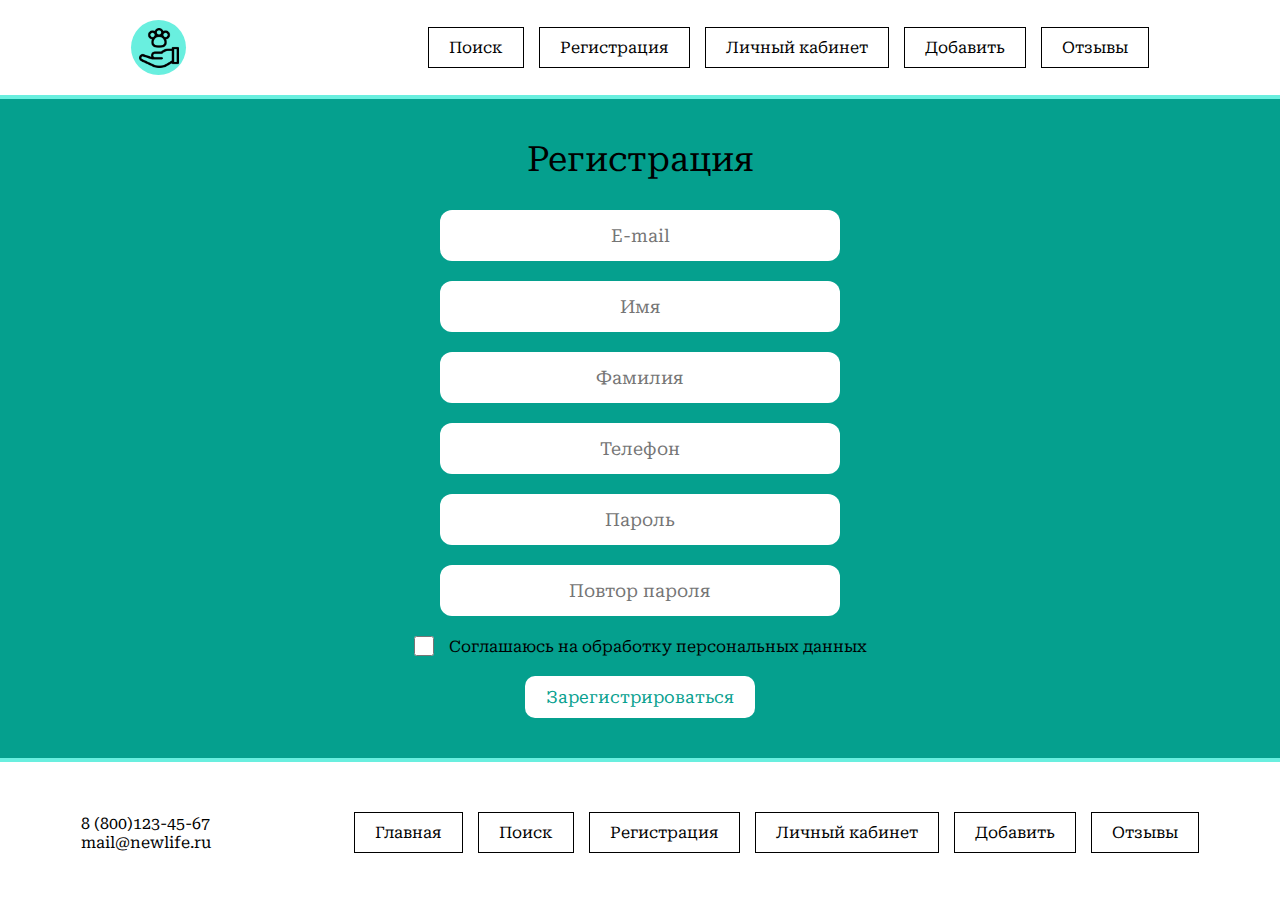
<file: register.html>
<!doctype html>
<html lang="en">
<head>
    <meta charset="UTF-8">
    <meta
            name="viewport"
            content="width=device-width, user-scalable=no, initial-scale=1.0, maximum-scale=1.0, minimum-scale=1.0"
    />
    <meta http-equiv="X-UA-Compatible" content="ie=edge" />
    <link rel="stylesheet" href="assets/css/registration.css" />
    <link rel="stylesheet" href="assets/css/root.css" />
    <link rel="preconnect" href="https://fonts.googleapis.com">
    <link rel="preconnect" href="https://fonts.gstatic.com" crossorigin>
    <link href="https://fonts.googleapis.com/css2?family=Roboto+Serif:ital,opsz,wght@0,8..144,100..900;1,8..144,100..900&family=Roboto:ital,wght@0,100;0,300;0,400;0,500;0,700;0,900;1,100;1,300;1,400;1,500;1,700;1,900&display=swap" rel="stylesheet">
    <title>Регистрация</title>
</head>

<body>
<header class="header">
    <a href="index.html" class="logo"><img src="assets/media/logo.png" alt="Logo"></a>
    <nav class="nav">
        <a class="link" href="search.html">Поиск</a>
        <a class="link" href="register.html">Регистрация</a>
        <a class="link" href="personal.html">Личный кабинет</a>
        <a class="link" href="add.html">Добавить</a>
        <a class="link" href="reviews.html">Отзывы</a>
    </nav>
</header>

<main class="main">
    <section class="login">
        <div class="container">
            <h2 class="title">Регистрация</h2>
            <form action="#">
                <input type="email" placeholder="E-mail">
                <input type="text" placeholder="Имя">
                <input type="text" placeholder="Фамилия">
                <input type="text" placeholder="Телефон">
                <input type="text" placeholder="Пароль">
                <input type="text" placeholder="Повтор пароля">
                <div class="checkbox-container">
                    <input class="checkbox" name="checkbox" id="checkbox" type="checkbox" />
                    <label for="checkbox">Соглашаюсь на обработку персональных данных</label>
                </div>
                <a href="login.html" class="btn btn__reverse">Зарегистрироваться</a>
            </form>
        </div>
    </section>
</main>

<footer class="footer">
    <div class="contact">
        <p class="phone">8 (800)123-45-67</p>
        <p class="mail">mail@newlife.ru</p>
    </div>
    <nav class="nav">
        <a class="link" href="index.html">Главная</a>
        <a class="link" href="search.html">Поиск</a>
        <a class="link" href="register.html">Регистрация</a>
        <a class="link" href="personal.html">Личный кабинет</a>
        <a class="link" href="add.html">Добавить</a>
        <a class="link" href="reviews.html">Отзывы</a>
    </nav>
</footer>
</body>
</html>
</file>
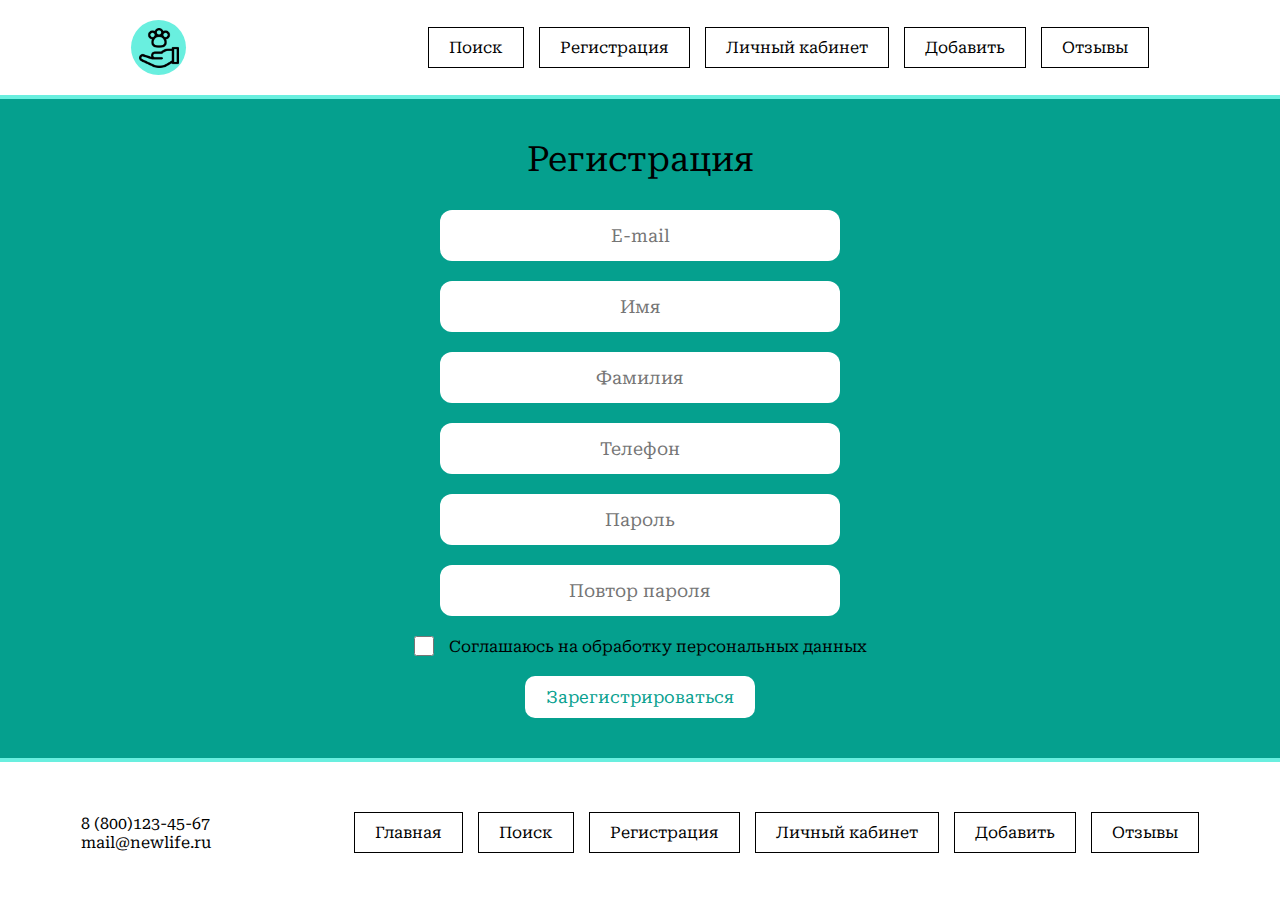
<file: registration.html>
<!doctype html>
<html lang="en">
<head>
    <meta charset="UTF-8">
    <meta
            name="viewport"
            content="width=device-width, user-scalable=no, initial-scale=1.0, maximum-scale=1.0, minimum-scale=1.0"
    />
    <meta http-equiv="X-UA-Compatible" content="ie=edge" />
    <link rel="stylesheet" href="assets/css/registration.css" />
    <link rel="stylesheet" href="assets/css/root.css" />
    <link rel="preconnect" href="https://fonts.googleapis.com">
    <link rel="preconnect" href="https://fonts.gstatic.com" crossorigin>
    <link href="https://fonts.googleapis.com/css2?family=Roboto+Serif:ital,opsz,wght@0,8..144,100..900;1,8..144,100..900&family=Roboto:ital,wght@0,100;0,300;0,400;0,500;0,700;0,900;1,100;1,300;1,400;1,500;1,700;1,900&display=swap" rel="stylesheet">
    <title>Регистрация</title>
</head>

<body>
<header class="header">
    <a href="index.html" class="logo"><img src="assets/media/logo.png" alt="Logo"></a>
    <nav class="nav">
        <a class="link" href="search.html">Поиск</a>
        <a class="link" href="registration.html">Регистрация</a>
        <a class="link" href="personal.html">Личный кабинет</a>
        <a class="link" href="add.html">Добавить</a>
        <a class="link" href="reviews.html">Отзывы</a>
    </nav>
</header>

<main class="main">
    <section class="login">
        <div class="container">
            <h2 class="title">Регистрация</h2>
            <form action="#">
                <input type="email" placeholder="E-mail">
                <input type="text" placeholder="Имя">
                <input type="text" placeholder="Фамилия">
                <input type="text" placeholder="Телефон">
                <input type="text" placeholder="Пароль">
                <input type="text" placeholder="Повтор пароля">
                <div class="checkbox-container">
                    <input class="checkbox" name="checkbox" id="checkbox" type="checkbox" />
                    <label for="checkbox">Соглашаюсь на обработку персональных данных</label>
                </div>
                <a href="login.html" class="btn btn__reverse">Зарегистрироваться</a>
            </form>
        </div>
    </section>
</main>

<footer class="footer">
    <div class="contact">
        <p class="phone">8 (800)123-45-67</p>
        <p class="mail">mail@newlife.ru</p>
    </div>
    <nav class="nav">
        <a class="link" href="index.html">Главная</a>
        <a class="link" href="search.html">Поиск</a>
        <a class="link" href="registration.html">Регистрация</a>
        <a class="link" href="personal.html">Личный кабинет</a>
        <a class="link" href="add.html">Добавить</a>
        <a class="link" href="reviews.html">Отзывы</a>
    </nav>
</footer>
</body>
</html>
</file>
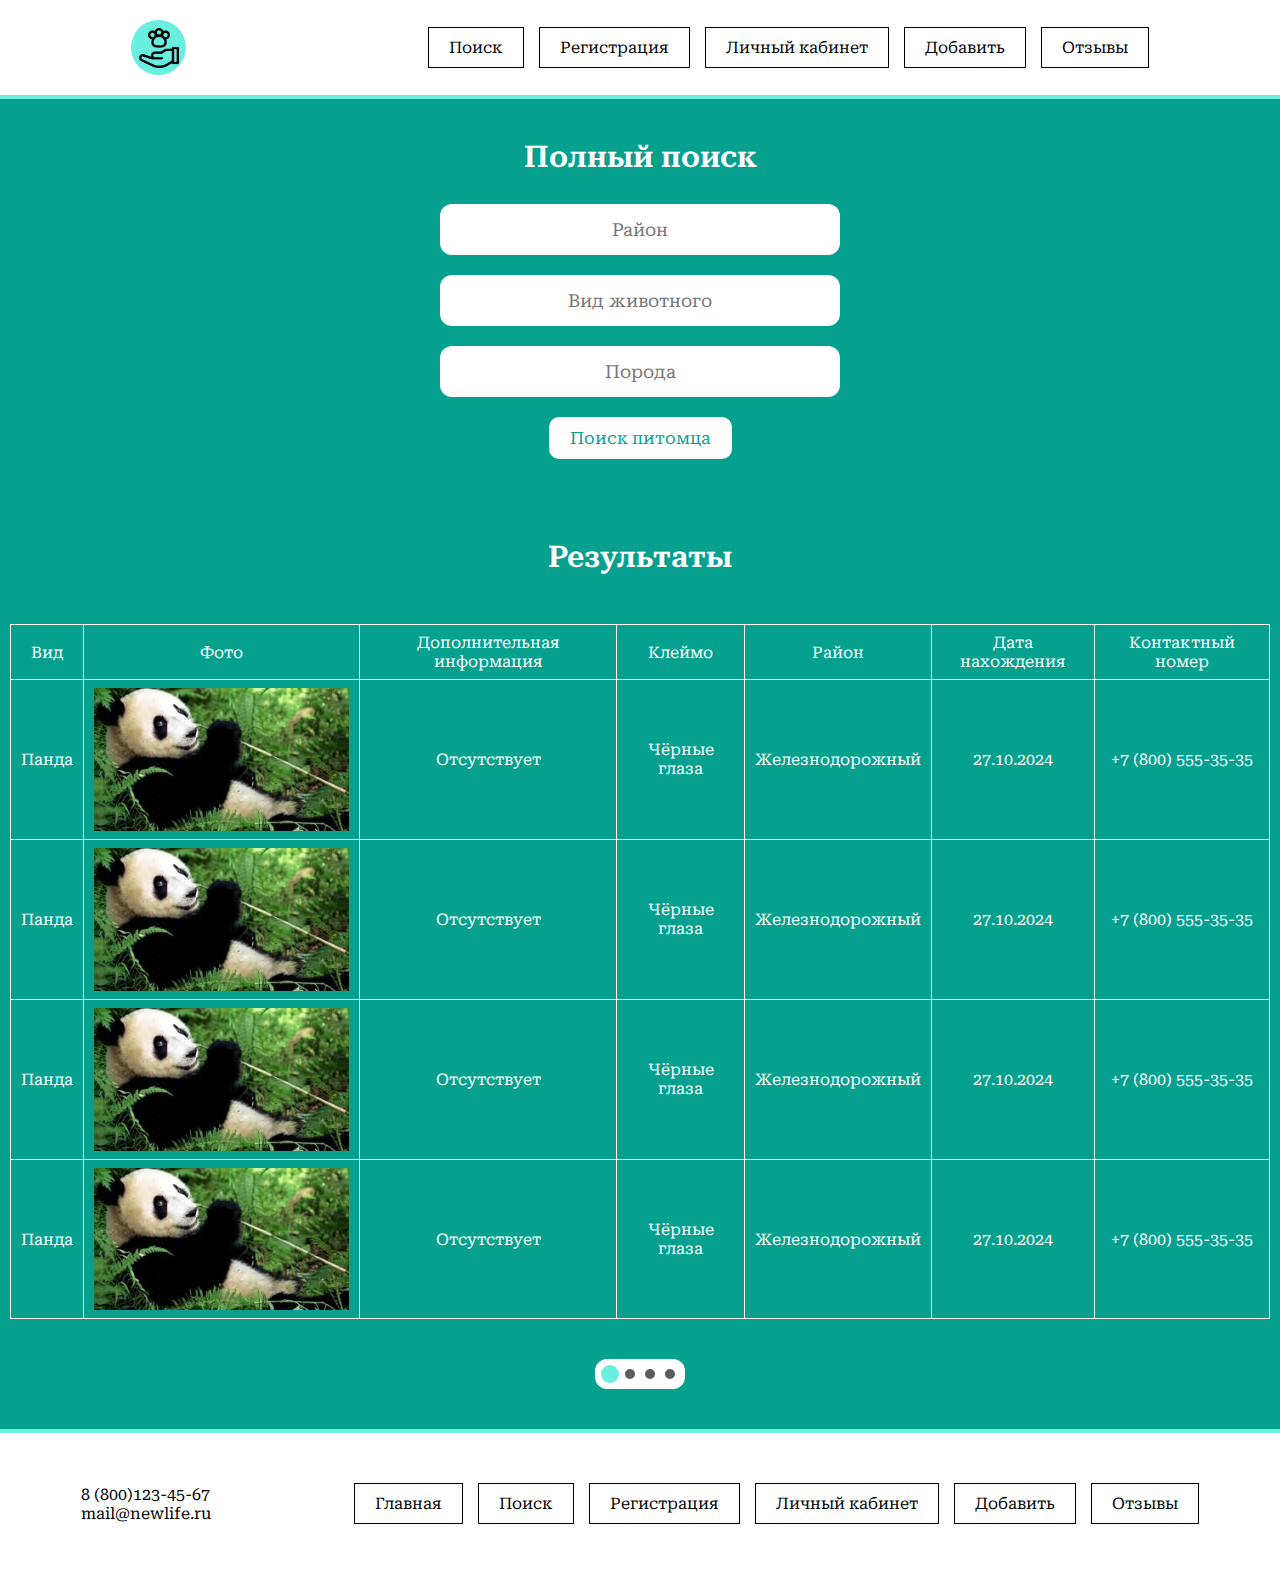
<file: search.html>
<!DOCTYPE html>
<html lang="en">
<head>
    <meta charset="UTF-8">
    <meta name="viewport" content="width=device-width, initial-scale=1.0">
    <title>Поиск</title>
    <link rel="stylesheet" href="assets/css/root.css">
    <link rel="stylesheet" href="assets/css/search.css">
    <link rel="preconnect" href="https://fonts.googleapis.com">
    <link rel="preconnect" href="https://fonts.gstatic.com" crossorigin>
    <link href="https://fonts.googleapis.com/css2?family=Roboto+Serif:ital,opsz,wght@0,8..144,100..900;1,8..144,100..900&family=Roboto:ital,wght@0,100;0,300;0,400;0,500;0,700;0,900;1,100;1,300;1,400;1,500;1,700;1,900&display=swap" rel="stylesheet">
</head>
<body>
<header>
    <a href="index.html" class="logo"><img src="assets/media/logo.png" alt="Logo"></a>
    <nav>
        <a href="search.html">Поиск</a>
        <a href="register.html">Регистрация</a>
        <a href="personal.html">Личный кабинет</a>
        <a href="add.html">Добавить</a>
        <a href="reviews.html">Отзывы</a>
    </nav>
</header>

<main class="main">
    <section class="search">
        <div class="container">
            <h2 class="sec__title reverse">Полный поиск</h2>
            <form action="#">
                <input type="text" placeholder="Район">
                <input type="text" placeholder="Вид животного">
                <input type="text" placeholder="Порода">
                <button type="submit" class="btn btn__reverse">Поиск питомца</button>
            </form>
        </div>
    </section>

    <section class="results">
        <h2 class="sec__title reverse">
            Результаты
        </h2>

        <table>
            <thead>
                <tr>
                    <th>
                        Вид
                    </th>
                    <th>
                        Фото
                    </th>
                    <th>
                        Дополнительная информация
                    </th>
                    <th>
                        Клеймо
                    </th>
                    <th>
                        Район
                    </th>
                    <th>
                        Дата нахождения
                    </th>
                    <th>
                        Контактный номер
                    </th>
                </tr>
            </thead>

            <tr>
                <td>
                    Панда
                </td>
                <td>
                    <img class="img" src="assets/media/animals/panda.jpeg">
                </td>
                <td>
                    Отсутствует
                </td>
                <td>
                    Чёрные глаза                        
                </td>
                <td>
                    Железнодорожный
                </td>
                <td>
                    27.10.2024
                </td>
                <td>
                    +7 (800) 555-35-35
                </td>
            </tr>

            <tr>
                <td>
                    Панда
                </td>
                <td>
                    <img class="img" src="assets/media/animals/panda.jpeg">
                </td>
                <td>
                    Отсутствует
                </td>
                <td>
                    Чёрные глаза                        
                </td>
                <td>
                    Железнодорожный
                </td>
                <td>
                    27.10.2024
                </td>
                <td>
                    +7 (800) 555-35-35
                </td>
            </tr>

            <tr>
                <td>
                    Панда
                </td>
                <td>
                    <img class="img" src="assets/media/animals/panda.jpeg">
                </td>
                <td>
                    Отсутствует
                </td>
                <td>
                    Чёрные глаза                        
                </td>
                <td>
                    Железнодорожный
                </td>
                <td>
                    27.10.2024
                </td>
                <td>
                    +7 (800) 555-35-35
                </td>
            </tr>

            <tr>
                <td>
                    Панда
                </td>
                <td>
                    <img class="img" src="assets/media/animals/panda.jpeg">
                </td>
                <td>
                    Отсутствует
                </td>
                <td>
                    Чёрные глаза                        
                </td>
                <td>
                    Железнодорожный
                </td>
                <td>
                    27.10.2024
                </td>
                <td>
                    +7 (800) 555-35-35
                </td>
            </tr>
        </table>


        <div class="pagination">
            <a class="active" href="#"></a>
            <a href="#"></a>
            <a href="#"></a>
            <a href="#"></a>
        </div>
    </section>
</main>

<footer class="footer">
    <div class="contact">
        <p class="phone">8 (800)123-45-67</p>
        <p class="mail">mail@newlife.ru</p>
    </div>
    <nav>
        <a href="index.html">Главная</a>
        <a href="search.html">Поиск</a>
        <a href="register.html">Регистрация</a>
        <a href="personal.html">Личный кабинет</a>
        <a href="add.html">Добавить</a>
        <a href="reviews.html">Отзывы</a>
    </nav>
</footer>
</body>
</html>
</file>
<file: assets/css/root.css>
* {
    margin: 0;
    padding: 0;
    box-sizing: border-box;
    font-family: "Roboto Serif", serif;
    font-weight: 400;
    --primary-green: #69efdf;
    --primary-yellow: #ffce5d;
}

html, body {
    width: 100%;
    min-height: 100vh;
    background-color: var(--primary-yellow);
    color: #000;
    font-size: 16px;
    font-family: Arial, Helvetica, sans-serif;
    font-weight: 400;
    font-style: normal;
}

a {
    text-decoration: none;
    color: #000;
}

ul, ol, li {
    list-style: none;
}

h1, h2, h3, h4 {
    font-size: 16px;
    font-weight: 400;
}

img {
    display: block;
    width: 100%;
    height: auto;
}

section {
    width: 100%;
    padding: 40px 10px;
    display: flex;
    justify-content: center;
}

.container {
    max-width: 100vw;
    width: 100%;
    display: flex;
    flex-direction: column;
}

.btn {
    outline: none;
    border: none;
    display: flex;
    width: fit-content;
    font-size: 17px;
    border-radius: 10px;
    background-color: #05a08e;
    color: #fff;
    padding: 10px 20px;
    border: 1px solid transparent;
    cursor: pointer;
    transition: 0.4s;

    &:hover {
        border-color: #05a08e;
        background-color: #fff;
        color: #05a08e;
    }

    &:active {
        background-color: #000;
        color: #fff;
        border-color: transparent;
    }

    &.btn__reverse {
        color: #05a08e;
        background-color: #fff;

        &:hover {
            border-color: #fff;
            background-color: #05a08e;
            color: #fff;
        }

        &:active {
            background-color: #000;
            color: #fff;
            border-color: transparent;
        }

    }

}

.sec__title {
    width: 100%;
    font-size: 30px;
    color: #000;
    font-weight: 600;
    margin-bottom: 30px;
    text-align: center;

    &.reverse {
        color: #fff;
    }

}
</file>
<file: assets/css/style.css>
header {

    width: 100%;
    padding: 20px 10px;
    display: flex;
    align-items: center;
    justify-content: space-around;
    border-bottom: 4px solid var(--primary-green);

    background-color: #fff;

    & a.logo {
        display: flex;
        justify-content: center;
        align-items: center;
        background-color: var(--primary-green);
        border-radius: 50%;
        width: 55px;
        height: 55px;

        & img {
            width: 40px;
            height: 40px;
        }

    }

}

nav {
    display: flex;
    gap: 15px;
    width: fit-content;
    flex-wrap: wrap;

    & a {
        display: flex;
        width: fit-content;
        border: 1px solid #000;
        padding: 10px 20px;
        transition: 0.4s;

        &:hover {
            background-color: var(--primary-green);
        }

    }

}

main {

    width: 100%;
    display: flex;
    align-items: center;
    flex-direction: column;

    & .slider__sec {

        & .slide__block {
            width: 70%;
            height: 600px;
            position: relative;
            background-color: #5c5c5c;
            flex-direction: column;
            justify-content: center;
            padding: 30px 10px;
            gap: 15px;
            margin: 0 auto;
            display: flex;

            & img {
                top: 0;
                left: 50%;
                transform: translateX(-50%);
                position: absolute;
                max-width: 100vw;
                width: auto;
                height: 600px;
                object-fit: cover;
                z-index: 1;
            }

            & p {
                position: relative;
                z-index: 2;
                padding: 10px;
                background-color: #000000d9;
                width: fit-content;
                color: #fff;

                &.top__text {
                    margin-bottom: auto;
                }

                &.short__desc {
                    font-size: 24px;
                }

            }

            & .btn {
                position: relative;
                z-index: 2;
            }

        }
    }

    & .pagination {
        width: fit-content;
        display: flex;
        gap: 10px;
        align-items: center;
        margin: 20px auto 0;
        padding: 10px;
        background-color: #fff;
        border-radius: 12px;

        & a {
            border-radius: 50%;
            background-color: #5c5c5c;
            width: 10px;
            height: 10px;
            cursor: pointer;
            transition: 0.4s;

            &:hover {
                transform: scale(1.4);
            }

            &.active {
                transform: scale(1.8);
                background-color: var(--primary-green);
            }
        }
    }

    & .fast_search__sec {
        background-color: #05a08e;

        & form {
            display: flex;
            flex-direction: column;
            gap: 20px;
            width: 100%;
            padding: 0 30px;
            align-items: center;

            & input {
                max-width: 400px;
                outline: none;
                border: none;
                width: 100%;
                text-align: center;
                padding: 15px;
                border-radius: 12px;
                background-color: #fff;
                color: #000;
                font-size: 18px;
            }

        }

    }

    & .facts_company__sec {

        & .facts__list {
            display: flex;
            flex-wrap: wrap;
            justify-content: center;
            gap: 30px;
            width: 100%;

            & .fact {
                display: flex;
                flex-direction: column;
                justify-content: center;
                align-items: center;
                width: 250px;
                height: 250px;
                background-color: var(--primary-green);
                border-radius: 50%;
                gap: 25px;

                & img {
                    width: 60px;
                    height: auto;
                }

                & p {
                    max-width: 200px;
                    text-align: center;
                }

            }

        }

    }

    & .search_card_animal__sec {

        & .search_card_animal__list {
            display: flex;
            flex-wrap: wrap;
            width: 100%;
            gap: 30px;
            justify-content: center;

            & .card {
                display: flex;
                flex-direction: column;
                padding: 15px;
                background-color: #fff;
                max-width: 350px;
                width: 100%;
                gap: 6px;
            }

        }

    }

    & .main_search__sec {

        background-color: #05a08e;

        & form {
            display: flex;
            flex-direction: column;
            justify-content: center;
            align-items: center;
            gap: 20px;

            & input {
                max-width: 400px;
                outline: none;
                border: none;
                width: 100%;
                text-align: center;
                padding: 15px;
                border-radius: 12px;
                background-color: #fff;
                color: #000;
                font-size: 18px;
            }

            & .checkbox-container {
                display: flex;
                align-items: center;
                justify-content: center;
                gap: 20px;

                .proceed-data {
                    height: 20px;
                    width: 20px;
                }
            }
        }
    }

    & .reviews-section {
        & .container {
            & .reviews-block {
                display: flex;
                justify-content: center;
                flex-wrap: wrap;
                gap: 30px;

                & .review-card {
                    padding: 10px;
                    display: flex;
                    flex-direction: column;
                    width: 340px;
                    background: white;

                    & .img {
                        width: 320px;
                        height: 240px;
                        object-fit: cover;
                    }
                }
            }
        }
    }
}

.footer {
    display: flex;
    justify-content: space-around;
    align-items: center;
    border-top: 4px solid var(--primary-green);
    padding: 50px 10px;
    width: 100%;
    background-color: #fff;
}
</file>
<file: assets/css/add.css>
body {
    background: var(--primary-yellow);
    margin: 0;
}

.header {
    width: 100%;
    padding: 20px 10px;
    display: flex;
    align-items: center;
    justify-content: space-around;
    border-bottom: 4px solid var(--primary-green);
    background-color: #fff;

    & .logo {
        display: flex;
        justify-content: center;
        align-items: center;
        background-color: var(--primary-green);
        border-radius: 50%;
        width: 55px;
        height: 55px;

        & img {
            width: 40px;
            height: 40px;
        }
    }
}

.nav {
    display: flex;
    gap: 15px;
    width: fit-content;
    flex-wrap: wrap;

    & .link {
        display: flex;
        width: fit-content;
        border: 1px solid #000;
        padding: 10px 20px;
        transition: 0.4s;
        text-decoration: none;
        color: black;

        &:hover {
            background-color: var(--primary-green);
        }
    }
}

.main {
    & .login {
        display: flex;
        flex-direction: column;
        justify-content: center;
        min-height: calc(100vh - 244px);
        background-color: var(--primary-yellow);

        & form {
            display: flex;
            flex-direction: column;
            justify-content: center;
            align-items: center;
            gap: 20px;

            & input {
                max-width: 400px;
                outline: none;
                border: none;
                width: 100%;
                text-align: center;
                padding: 15px;
                border-radius: 12px;
                background-color: #fff;
                color: #000;
                font-size: 18px;
            }

            & .wrong-data {
                color: red;
            }

            & .checkbox-container {
                display: flex;
                gap: 15px;

                &.register-container {
                    flex-direction: column;
                    align-items: center;
                }

                & .checkbox {
                    height: 20px;
                    width: 20px;
                }
            }

            & .add-photos {
                & .photos-container {
                    display: flex;
                    justify-content: space-between;
                    margin-top: 10px;

                    & .photo {
                        display: flex;
                        justify-content: center;
                        align-items: center;
                        width: 40px;
                        height: 40px;
                        background-color: lightgrey;
                        cursor: pointer;
                    }
                }
            }
        }
    }
}

& .checkbox-dependent {
    display: none;
    flex-direction: column;
    justify-content: center;
    align-items: center;
    gap: 20px;
}

#register:checked ~ #checkbox-dependent {
    display: flex;
}

.footer {
    width: 100%;
    padding: 50px 10px;
    display: flex;
    align-items: center;
    justify-content: space-around;
    border-top: 4px solid var(--primary-green);
    background-color: #fff;
}

.title {
    display: flex;
    justify-content: space-around;
    align-items: center;
    font-size: 35px;
    padding: 0 10px 30px 10px;
    width: 100%;

    &.reverse {
        color: #fff;
    }

}
</file>
<file: assets/css/login.css>
body {
    background: var(--primary-yellow);
    margin: 0;
}

.header {
    width: 100%;
    padding: 20px 10px;
    display: flex;
    align-items: center;
    justify-content: space-around;
    border-bottom: 4px solid var(--primary-green);
    background-color: #fff;

    & .logo {
        display: flex;
        justify-content: center;
        align-items: center;
        background-color: var(--primary-green);
        border-radius: 50%;
        width: 55px;
        height: 55px;

        & img {
            width: 40px;
            height: 40px;
        }
    }
}

.nav {
    display: flex;
    gap: 15px;
    width: fit-content;
    flex-wrap: wrap;

    & .link {
        display: flex;
        width: fit-content;
        border: 1px solid #000;
        padding: 10px 20px;
        transition: 0.4s;
        text-decoration: none;
        color: black;

        &:hover {
            background-color: var(--primary-green);
        }
    }
}

.main {

    & .login {
        display: flex;
        flex-direction: column;
        justify-content: center;
        min-height: calc(100vh - 244px);
        background-color: var(--primary-yellow);

        & form {
            display: flex;
            flex-direction: column;
            justify-content: center;
            align-items: center;
            gap: 20px;

            & .recover-password {
                text-decoration: underline;
            }

            & input {
                max-width: 400px;
                outline: none;
                border: none;
                width: 100%;
                text-align: center;
                padding: 15px;
                border-radius: 12px;
                background-color: #fff;
                color: #000;
                font-size: 18px;
            }
        }
    }
}



.footer {
    width: 100%;
    padding: 50px 10px;
    display: flex;
    align-items: center;
    justify-content: space-around;
    border-top: 4px solid var(--primary-green);
    background-color: #fff;
}

.title {
    display: flex;
    justify-content: space-around;
    align-items: center;
    font-size: 35px;
    padding: 0 10px 30px 10px;
    width: 100%;

    &.reverse {
        color: #fff;
    }

}
</file>
<file: assets/css/orders-management.css>
body {
    background: var(--primary-yellow);
    margin: 0;
}

.header {
    width: 100%;
    padding: 20px 10px;
    display: flex;
    align-items: center;
    justify-content: space-around;
    border-bottom: 4px solid var(--primary-green);
    background-color: #fff;

    & .logo {
        display: flex;
        justify-content: center;
        align-items: center;
        background-color: var(--primary-green);
        border-radius: 50%;
        width: 55px;
        height: 55px;

        & img {
            width: 40px;
            height: 40px;
        }
    }
}

.nav {
    display: flex;
    gap: 15px;
    width: fit-content;
    flex-wrap: wrap;

    & .link {
        display: flex;
        width: fit-content;
        border: 1px solid #000;
        padding: 10px 20px;
        transition: 0.4s;
        text-decoration: none;
        color: black;

        &:hover {
            background-color: var(--primary-green);
        }
    }
}

.main {
    display: flex;
    flex-direction: column;
    align-items: center;
    min-height: calc(100vh - 244px);
    width: 100%;

    & .container {
        & .ads-container {
            display: flex;
            flex-direction: column;
            align-items: center;
            padding: 40px 0 0 0;

            & .ads-title {
                font-size: 30px;
            }

            & .filter-container {
                display: flex;
                flex-direction: column;
                align-items: end;
                margin-top: 15px;
                width: 95%;

                & .filter {
                    width: 100px;
                }
            }

            & .ad-groups {
                display: flex;
                flex-direction: column;
                margin-top: 15px;
                width: 100%;

                & .group {
                    padding: 15px;

                    .group-title {
                        font-weight: bold;
                    }

                    & .ads {
                        display: flex;
                        align-items: center;
                        justify-content: center;
                        gap: 20px;
                        flex-wrap: wrap;
                        margin-top: 15px;

                        & .ad {
                            background: white;

                            & .key-value-container {
                                border: 1px solid black;
                                padding: 10px;
                            }
                        }
                    }

                    &.active {
                        background: red;
                    }

                    &.on-moderation {
                        background: orange;
                    }

                    &.found {
                        background: green;
                    }

                    &.archive {
                        background: grey;
                    }
                }
            }
        }
    }
}

.footer {
    width: 100%;
    padding: 50px 10px;
    display: flex;
    align-items: center;
    justify-content: space-around;
    border-top: 4px solid var(--primary-green);
    background-color: #fff;
}

.title {
    display: flex;
    justify-content: space-around;
    align-items: center;
    font-size: 35px;
    padding: 0 10px 30px 10px;
    width: 100%;

    &.reverse {
        color: #fff;
    }

}
</file>
<file: assets/css/personal.css>
body {
    background: var(--primary-yellow);
    margin: 0;
}

.header {
    width: 100%;
    padding: 20px 10px;
    display: flex;
    align-items: center;
    justify-content: space-around;
    border-bottom: 4px solid var(--primary-green);
    background-color: #fff;

    & .logo {
        display: flex;
        justify-content: center;
        align-items: center;
        background-color: var(--primary-green);
        border-radius: 50%;
        width: 55px;
        height: 55px;

        & img {
            width: 40px;
            height: 40px;
        }
    }
}

.nav {
    display: flex;
    gap: 15px;
    width: fit-content;
    flex-wrap: wrap;

    & .link {
        display: flex;
        width: fit-content;
        border: 1px solid #000;
        padding: 10px 20px;
        transition: 0.4s;
        text-decoration: none;
        color: black;

        &:hover {
            background-color: var(--primary-green);
        }
    }
}

.main {
    display: flex;
    flex-direction: column;
    align-items: center;
    min-height: calc(100vh - 244px);
    width: 100%;

    & .container {
        margin-top: 40px;

        & .user-info {
            display: flex;
            flex-direction: column;
            align-items: center;
            margin: 10px 0;
            width: 100%;
            padding: 0;

            & .key-value-container {
                display: flex;
                margin: 5px 0;
                width: 700px;
                gap: 20px;

                & .info-block {
                    display: flex;
                    justify-content: space-between;
                    align-items: center;
                    border-radius: 10px;
                    width: 400px;
                    padding: 5px;
                    background-color: white;

                    & .edit-icon {
                        height: 24px;
                        width: auto;
                        cursor: pointer;
                    }
                }
            }            
        }

        & .user-ads {
            display: flex;
            flex-direction: column;
            align-items: center;
            padding: 40px 0 0 0;

            & .user-ads-title {
                font-size: 30px;
            }

            & .ad-groups {
                display: flex;
                flex-direction: column;
                margin-top: 30px;
                width: 100%;

                & .group {
                    padding: 15px;

                    .group-title {
                        font-weight: bold;
                    }

                    & .ads {
                        display: flex;
                        align-items: center;
                        justify-content: center;
                        gap: 20px;
                        flex-wrap: wrap;
                        margin-top: 15px;

                        & .ad {
                            background: white;
    
                            & .key-value-container {
                                border: 1px solid black;
                                padding: 10px;
                            }
                        }
                    }

                    &.active {
                        background: red;
                    }

                    &.on-moderation {
                        background: orange;
                    }

                    &.found {
                        background: green;
                    }

                    &.archive {
                        background: grey;
                    }
                }
            }
        }
    }
}

.footer {
    width: 100%;
    padding: 50px 10px;
    display: flex;
    align-items: center;
    justify-content: space-around;
    border-top: 4px solid var(--primary-green);
    background-color: #fff;
}

.title {
    display: flex;
    justify-content: space-around;
    align-items: center;
    font-size: 35px;
    padding: 0 10px 30px 10px;
    width: 100%;

    &.reverse {
        color: #fff;
    }

}
</file>
<file: assets/css/registration.css>
body {
    background: var(--primary-yellow);
    margin: 0;
}

.header {
    width: 100%;
    padding: 20px 10px;
    display: flex;
    align-items: center;
    justify-content: space-around;
    border-bottom: 4px solid var(--primary-green);
    background-color: #fff;

    & .logo {
        display: flex;
        justify-content: center;
        align-items: center;
        background-color: var(--primary-green);
        border-radius: 50%;
        width: 55px;
        height: 55px;

        & img {
            width: 40px;
            height: 40px;
        }
    }
}

.nav {
    display: flex;
    gap: 15px;
    width: fit-content;
    flex-wrap: wrap;

    & .link {
        display: flex;
        width: fit-content;
        border: 1px solid #000;
        padding: 10px 20px;
        transition: 0.4s;
        text-decoration: none;
        color: black;

        &:hover {
            background-color: var(--primary-green);
        }
    }
}

.main {
    & .login {
        display: flex;
        flex-direction: column;
        justify-content: center;
        min-height: calc(100vh - 244px);
        background-color: #05a08e;

        & form {
            display: flex;
            flex-direction: column;
            justify-content: center;
            align-items: center;
            gap: 20px;

            & .recover-password {
                text-decoration: underline;
            }

            & input {
                max-width: 400px;
                outline: none;
                border: none;
                width: 100%;
                text-align: center;
                padding: 15px;
                border-radius: 12px;
                background-color: #fff;
                color: #000;
                font-size: 18px;
            }

            & .checkbox-container {
                display: flex;
                align-items: center;
                gap: 15px;

                & .checkbox {
                    height: 20px;
                    width: 20px;
                }
            }
        }
    }
}

.footer {
    width: 100%;
    padding: 50px 10px;
    display: flex;
    align-items: center;
    justify-content: space-around;
    border-top: 4px solid var(--primary-green);
    background-color: #fff;
}

.title {
    display: flex;
    justify-content: space-around;
    align-items: center;
    font-size: 35px;
    padding: 0 10px 30px 10px;
    width: 100%;

    &.reverse {
        color: #fff;
    }

}
</file>
<file: assets/css/search.css>
header {
    width: 100%;
    padding: 20px 10px;
    display: flex;
    align-items: center;
    justify-content: space-around;
    border-bottom: 4px solid var(--primary-green);
    background-color: #fff;

    & a.logo {
        display: flex;
        justify-content: center;
        align-items: center;
        background-color: var(--primary-green);
        border-radius: 50%;
        width: 55px;
        height: 55px;

        & img {
            width: 40px;
            height: 40px;
        }
    }
}

nav {
    display: flex;
    gap: 15px;
    width: fit-content;
    flex-wrap: wrap;

    & a {
        display: flex;
        width: fit-content;
        border: 1px solid #000;
        padding: 10px 20px;
        transition: 0.4s;

        &:hover {
            background-color: var(--primary-green);
        }
    }
}

.main {
    background-color: #05a08e;

    & .search {
        & form {
            display: flex;
            flex-direction: column;
            justify-content: center;
            align-items: center;
            gap: 20px;

            & input {
                max-width: 400px;
                outline: none;
                border: none;
                width: 100%;
                text-align: center;
                padding: 15px;
                border-radius: 12px;
                background-color: #fff;
                color: #000;
                font-size: 18px;
            }

            & .checkbox-container {
                display: flex;
                align-items: center;
                justify-content: center;
                gap: 20px;

                .proceed-data {
                    height: 20px;
                    width: 20px;
                }
            }
        }
    }

    & .results {
        display: flex;
        flex-direction: column;
        justify-content: center;
        align-items: center;
        gap: 20px;
    }
}

table {
    width: 100%;
    border-collapse: collapse;
}

th, td {
    color: white;
    border: 1px solid white;
    padding: 8px 10px;
    text-align: center;
}

.pagination {
    width: fit-content;
    display: flex;
    gap: 10px;
    align-items: center;
    margin: 20px auto 0;
    padding: 10px;
    background-color: #fff;
    border-radius: 12px;

    & a {
        border-radius: 50%;
        background-color: #5c5c5c;
        width: 10px;
        height: 10px;
        cursor: pointer;
        transition: 0.4s;

        &:hover {
            transform: scale(1.4);
        }

        &.active {
            transform: scale(1.8);
            background-color: var(--primary-green);
        }
    }
}

.footer {
    display: flex;
    justify-content: space-around;
    align-items: center;
    border-top: 4px solid var(--primary-green);
    padding: 50px 10px;
    width: 100%;
    background-color: #fff;
}
</file>
